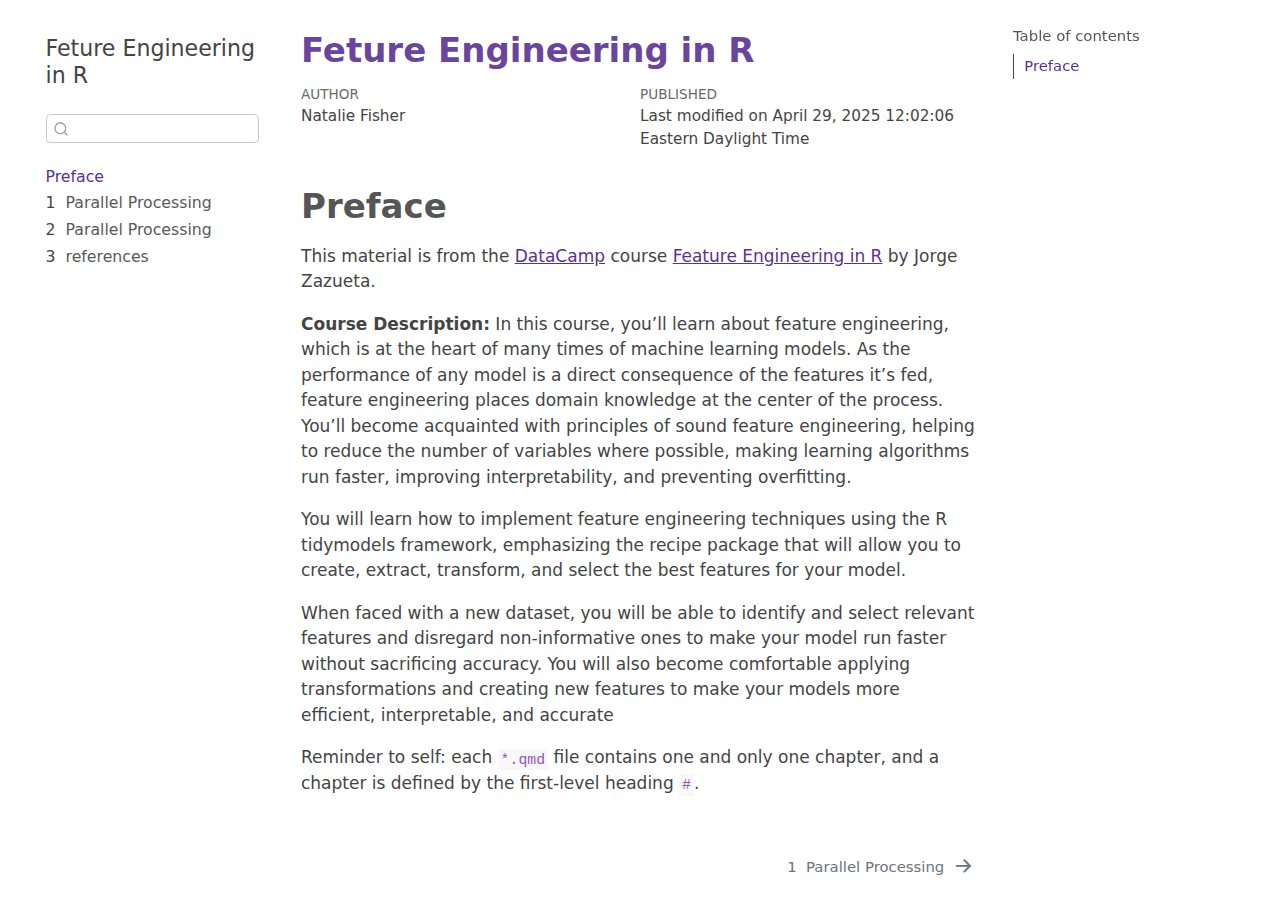
<file: _book/index.html>
<!DOCTYPE html>
<html xmlns="http://www.w3.org/1999/xhtml" lang="en" xml:lang="en"><head>

<meta charset="utf-8">
<meta name="generator" content="quarto-1.3.433">

<meta name="viewport" content="width=device-width, initial-scale=1.0, user-scalable=yes">

<meta name="author" content="Natalie Fisher">

<title>Feture Engineering in R</title>
<style>
code{white-space: pre-wrap;}
span.smallcaps{font-variant: small-caps;}
div.columns{display: flex; gap: min(4vw, 1.5em);}
div.column{flex: auto; overflow-x: auto;}
div.hanging-indent{margin-left: 1.5em; text-indent: -1.5em;}
ul.task-list{list-style: none;}
ul.task-list li input[type="checkbox"] {
  width: 0.8em;
  margin: 0 0.8em 0.2em -1em; /* quarto-specific, see https://github.com/quarto-dev/quarto-cli/issues/4556 */ 
  vertical-align: middle;
}
</style>


<script src="site_libs/quarto-nav/quarto-nav.js"></script>
<script src="site_libs/quarto-nav/headroom.min.js"></script>
<script src="site_libs/clipboard/clipboard.min.js"></script>
<script src="site_libs/quarto-search/autocomplete.umd.js"></script>
<script src="site_libs/quarto-search/fuse.min.js"></script>
<script src="site_libs/quarto-search/quarto-search.js"></script>
<meta name="quarto:offset" content="./">
<link href="./01-FE.html" rel="next">
<script src="site_libs/quarto-html/quarto.js"></script>
<script src="site_libs/quarto-html/popper.min.js"></script>
<script src="site_libs/quarto-html/tippy.umd.min.js"></script>
<script src="site_libs/quarto-html/anchor.min.js"></script>
<link href="site_libs/quarto-html/tippy.css" rel="stylesheet">
<link href="site_libs/quarto-html/quarto-syntax-highlighting.css" rel="stylesheet" id="quarto-text-highlighting-styles">
<script src="site_libs/bootstrap/bootstrap.min.js"></script>
<link href="site_libs/bootstrap/bootstrap-icons.css" rel="stylesheet">
<link href="site_libs/bootstrap/bootstrap.min.css" rel="stylesheet" id="quarto-bootstrap" data-mode="light">
<script id="quarto-search-options" type="application/json">{
  "location": "sidebar",
  "copy-button": false,
  "collapse-after": 3,
  "panel-placement": "start",
  "type": "textbox",
  "limit": 20,
  "language": {
    "search-no-results-text": "No results",
    "search-matching-documents-text": "matching documents",
    "search-copy-link-title": "Copy link to search",
    "search-hide-matches-text": "Hide additional matches",
    "search-more-match-text": "more match in this document",
    "search-more-matches-text": "more matches in this document",
    "search-clear-button-title": "Clear",
    "search-detached-cancel-button-title": "Cancel",
    "search-submit-button-title": "Submit",
    "search-label": "Search"
  }
}</script>


</head>

<body class="nav-sidebar floating">

<div id="quarto-search-results"></div>
  <header id="quarto-header" class="headroom fixed-top">
  <nav class="quarto-secondary-nav">
    <div class="container-fluid d-flex">
      <button type="button" class="quarto-btn-toggle btn" data-bs-toggle="collapse" data-bs-target="#quarto-sidebar,#quarto-sidebar-glass" aria-controls="quarto-sidebar" aria-expanded="false" aria-label="Toggle sidebar navigation" onclick="if (window.quartoToggleHeadroom) { window.quartoToggleHeadroom(); }">
        <i class="bi bi-layout-text-sidebar-reverse"></i>
      </button>
      <nav class="quarto-page-breadcrumbs" aria-label="breadcrumb"><ol class="breadcrumb"><li class="breadcrumb-item"><a href="./index.html">Preface</a></li></ol></nav>
      <a class="flex-grow-1" role="button" data-bs-toggle="collapse" data-bs-target="#quarto-sidebar,#quarto-sidebar-glass" aria-controls="quarto-sidebar" aria-expanded="false" aria-label="Toggle sidebar navigation" onclick="if (window.quartoToggleHeadroom) { window.quartoToggleHeadroom(); }">      
      </a>
      <button type="button" class="btn quarto-search-button" aria-label="" onclick="window.quartoOpenSearch();">
        <i class="bi bi-search"></i>
      </button>
    </div>
  </nav>
</header>
<!-- content -->
<div id="quarto-content" class="quarto-container page-columns page-rows-contents page-layout-article">
<!-- sidebar -->
  <nav id="quarto-sidebar" class="sidebar collapse collapse-horizontal sidebar-navigation floating overflow-auto">
    <div class="pt-lg-2 mt-2 text-left sidebar-header">
    <div class="sidebar-title mb-0 py-0">
      <a href="./"></a><a href="https://campus.datacamp.com/courses/feature-engineering-in-r/introducing-feature-engineering?ex=1">Feture Engineering in R</a> 
    </div>
      </div>
        <div class="mt-2 flex-shrink-0 align-items-center">
        <div class="sidebar-search">
        <div id="quarto-search" class="" title="Search"></div>
        </div>
        </div>
    <div class="sidebar-menu-container"> 
    <ul class="list-unstyled mt-1">
        <li class="sidebar-item">
  <div class="sidebar-item-container"> 
  <a href="./index.html" class="sidebar-item-text sidebar-link active">
 <span class="menu-text">Preface</span></a>
  </div>
</li>
        <li class="sidebar-item">
  <div class="sidebar-item-container"> 
  <a href="./01-FE.html" class="sidebar-item-text sidebar-link">
 <span class="menu-text"><span class="chapter-number">1</span>&nbsp; <span class="chapter-title">Parallel Processing</span></span></a>
  </div>
</li>
        <li class="sidebar-item">
  <div class="sidebar-item-container"> 
  <a href="./02-FE.html" class="sidebar-item-text sidebar-link">
 <span class="menu-text"><span class="chapter-number">2</span>&nbsp; <span class="chapter-title">Parallel Processing</span></span></a>
  </div>
</li>
        <li class="sidebar-item">
  <div class="sidebar-item-container"> 
  <a href="./references.html" class="sidebar-item-text sidebar-link">
 <span class="menu-text"><span class="chapter-number">3</span>&nbsp; <span class="chapter-title">references</span></span></a>
  </div>
</li>
    </ul>
    </div>
</nav>
<div id="quarto-sidebar-glass" data-bs-toggle="collapse" data-bs-target="#quarto-sidebar,#quarto-sidebar-glass"></div>
<!-- margin-sidebar -->
    <div id="quarto-margin-sidebar" class="sidebar margin-sidebar">
        <nav id="TOC" role="doc-toc" class="toc-active">
    <h2 id="toc-title">Table of contents</h2>
   
  <ul>
  <li><a href="#preface" id="toc-preface" class="nav-link active" data-scroll-target="#preface">Preface</a></li>
  </ul>
</nav>
    </div>
<!-- main -->
<main class="content" id="quarto-document-content">

<header id="title-block-header" class="quarto-title-block default">
<div class="quarto-title">
<h1 class="title"><a href="https://campus.datacamp.com/courses/feature-engineering-in-r/introducing-feature-engineering?ex=1">Feture Engineering in R</a></h1>
</div>



<div class="quarto-title-meta">

    <div>
    <div class="quarto-title-meta-heading">Author</div>
    <div class="quarto-title-meta-contents">
             <p><a href="your url here">Natalie Fisher</a> </p>
          </div>
  </div>
    
    <div>
    <div class="quarto-title-meta-heading">Published</div>
    <div class="quarto-title-meta-contents">
      <p class="date">Last modified on April 29, 2025 12:02:06 Eastern Daylight Time</p>
    </div>
  </div>
  
    
  </div>
  

</header>

<section id="preface" class="level1 unnumbered">
<h1 class="unnumbered">Preface</h1>
<p>This material is from the <a href="https://www.datacamp.com">DataCamp</a> course <a href="https://app.datacamp.com/learn/courses/feature-engineering-in-r">Feature Engineering in R</a> by Jorge Zazueta.</p>
<p><strong>Course Description:</strong> In this course, you’ll learn about feature engineering, which is at the heart of many times of machine learning models. As the performance of any model is a direct consequence of the features it’s fed, feature engineering places domain knowledge at the center of the process. You’ll become acquainted with principles of sound feature engineering, helping to reduce the number of variables where possible, making learning algorithms run faster, improving interpretability, and preventing overfitting.</p>
<p>You will learn how to implement feature engineering techniques using the R tidymodels framework, emphasizing the recipe package that will allow you to create, extract, transform, and select the best features for your model.</p>
<p>When faced with a new dataset, you will be able to identify and select relevant features and disregard non-informative ones to make your model run faster without sacrificing accuracy. You will also become comfortable applying transformations and creating new features to make your models more efficient, interpretable, and accurate</p>
<p>Reminder to self: each <code>*.qmd</code> file contains one and only one chapter, and a chapter is defined by the first-level heading <code>#</code>.</p>


</section>

</main> <!-- /main -->
<script id="quarto-html-after-body" type="application/javascript">
window.document.addEventListener("DOMContentLoaded", function (event) {
  const toggleBodyColorMode = (bsSheetEl) => {
    const mode = bsSheetEl.getAttribute("data-mode");
    const bodyEl = window.document.querySelector("body");
    if (mode === "dark") {
      bodyEl.classList.add("quarto-dark");
      bodyEl.classList.remove("quarto-light");
    } else {
      bodyEl.classList.add("quarto-light");
      bodyEl.classList.remove("quarto-dark");
    }
  }
  const toggleBodyColorPrimary = () => {
    const bsSheetEl = window.document.querySelector("link#quarto-bootstrap");
    if (bsSheetEl) {
      toggleBodyColorMode(bsSheetEl);
    }
  }
  toggleBodyColorPrimary();  
  const icon = "";
  const anchorJS = new window.AnchorJS();
  anchorJS.options = {
    placement: 'right',
    icon: icon
  };
  anchorJS.add('.anchored');
  const isCodeAnnotation = (el) => {
    for (const clz of el.classList) {
      if (clz.startsWith('code-annotation-')) {                     
        return true;
      }
    }
    return false;
  }
  const clipboard = new window.ClipboardJS('.code-copy-button', {
    text: function(trigger) {
      const codeEl = trigger.previousElementSibling.cloneNode(true);
      for (const childEl of codeEl.children) {
        if (isCodeAnnotation(childEl)) {
          childEl.remove();
        }
      }
      return codeEl.innerText;
    }
  });
  clipboard.on('success', function(e) {
    // button target
    const button = e.trigger;
    // don't keep focus
    button.blur();
    // flash "checked"
    button.classList.add('code-copy-button-checked');
    var currentTitle = button.getAttribute("title");
    button.setAttribute("title", "Copied!");
    let tooltip;
    if (window.bootstrap) {
      button.setAttribute("data-bs-toggle", "tooltip");
      button.setAttribute("data-bs-placement", "left");
      button.setAttribute("data-bs-title", "Copied!");
      tooltip = new bootstrap.Tooltip(button, 
        { trigger: "manual", 
          customClass: "code-copy-button-tooltip",
          offset: [0, -8]});
      tooltip.show();    
    }
    setTimeout(function() {
      if (tooltip) {
        tooltip.hide();
        button.removeAttribute("data-bs-title");
        button.removeAttribute("data-bs-toggle");
        button.removeAttribute("data-bs-placement");
      }
      button.setAttribute("title", currentTitle);
      button.classList.remove('code-copy-button-checked');
    }, 1000);
    // clear code selection
    e.clearSelection();
  });
  function tippyHover(el, contentFn) {
    const config = {
      allowHTML: true,
      content: contentFn,
      maxWidth: 500,
      delay: 100,
      arrow: false,
      appendTo: function(el) {
          return el.parentElement;
      },
      interactive: true,
      interactiveBorder: 10,
      theme: 'quarto',
      placement: 'bottom-start'
    };
    window.tippy(el, config); 
  }
  const noterefs = window.document.querySelectorAll('a[role="doc-noteref"]');
  for (var i=0; i<noterefs.length; i++) {
    const ref = noterefs[i];
    tippyHover(ref, function() {
      // use id or data attribute instead here
      let href = ref.getAttribute('data-footnote-href') || ref.getAttribute('href');
      try { href = new URL(href).hash; } catch {}
      const id = href.replace(/^#\/?/, "");
      const note = window.document.getElementById(id);
      return note.innerHTML;
    });
  }
      let selectedAnnoteEl;
      const selectorForAnnotation = ( cell, annotation) => {
        let cellAttr = 'data-code-cell="' + cell + '"';
        let lineAttr = 'data-code-annotation="' +  annotation + '"';
        const selector = 'span[' + cellAttr + '][' + lineAttr + ']';
        return selector;
      }
      const selectCodeLines = (annoteEl) => {
        const doc = window.document;
        const targetCell = annoteEl.getAttribute("data-target-cell");
        const targetAnnotation = annoteEl.getAttribute("data-target-annotation");
        const annoteSpan = window.document.querySelector(selectorForAnnotation(targetCell, targetAnnotation));
        const lines = annoteSpan.getAttribute("data-code-lines").split(",");
        const lineIds = lines.map((line) => {
          return targetCell + "-" + line;
        })
        let top = null;
        let height = null;
        let parent = null;
        if (lineIds.length > 0) {
            //compute the position of the single el (top and bottom and make a div)
            const el = window.document.getElementById(lineIds[0]);
            top = el.offsetTop;
            height = el.offsetHeight;
            parent = el.parentElement.parentElement;
          if (lineIds.length > 1) {
            const lastEl = window.document.getElementById(lineIds[lineIds.length - 1]);
            const bottom = lastEl.offsetTop + lastEl.offsetHeight;
            height = bottom - top;
          }
          if (top !== null && height !== null && parent !== null) {
            // cook up a div (if necessary) and position it 
            let div = window.document.getElementById("code-annotation-line-highlight");
            if (div === null) {
              div = window.document.createElement("div");
              div.setAttribute("id", "code-annotation-line-highlight");
              div.style.position = 'absolute';
              parent.appendChild(div);
            }
            div.style.top = top - 2 + "px";
            div.style.height = height + 4 + "px";
            let gutterDiv = window.document.getElementById("code-annotation-line-highlight-gutter");
            if (gutterDiv === null) {
              gutterDiv = window.document.createElement("div");
              gutterDiv.setAttribute("id", "code-annotation-line-highlight-gutter");
              gutterDiv.style.position = 'absolute';
              const codeCell = window.document.getElementById(targetCell);
              const gutter = codeCell.querySelector('.code-annotation-gutter');
              gutter.appendChild(gutterDiv);
            }
            gutterDiv.style.top = top - 2 + "px";
            gutterDiv.style.height = height + 4 + "px";
          }
          selectedAnnoteEl = annoteEl;
        }
      };
      const unselectCodeLines = () => {
        const elementsIds = ["code-annotation-line-highlight", "code-annotation-line-highlight-gutter"];
        elementsIds.forEach((elId) => {
          const div = window.document.getElementById(elId);
          if (div) {
            div.remove();
          }
        });
        selectedAnnoteEl = undefined;
      };
      // Attach click handler to the DT
      const annoteDls = window.document.querySelectorAll('dt[data-target-cell]');
      for (const annoteDlNode of annoteDls) {
        annoteDlNode.addEventListener('click', (event) => {
          const clickedEl = event.target;
          if (clickedEl !== selectedAnnoteEl) {
            unselectCodeLines();
            const activeEl = window.document.querySelector('dt[data-target-cell].code-annotation-active');
            if (activeEl) {
              activeEl.classList.remove('code-annotation-active');
            }
            selectCodeLines(clickedEl);
            clickedEl.classList.add('code-annotation-active');
          } else {
            // Unselect the line
            unselectCodeLines();
            clickedEl.classList.remove('code-annotation-active');
          }
        });
      }
  const findCites = (el) => {
    const parentEl = el.parentElement;
    if (parentEl) {
      const cites = parentEl.dataset.cites;
      if (cites) {
        return {
          el,
          cites: cites.split(' ')
        };
      } else {
        return findCites(el.parentElement)
      }
    } else {
      return undefined;
    }
  };
  var bibliorefs = window.document.querySelectorAll('a[role="doc-biblioref"]');
  for (var i=0; i<bibliorefs.length; i++) {
    const ref = bibliorefs[i];
    const citeInfo = findCites(ref);
    if (citeInfo) {
      tippyHover(citeInfo.el, function() {
        var popup = window.document.createElement('div');
        citeInfo.cites.forEach(function(cite) {
          var citeDiv = window.document.createElement('div');
          citeDiv.classList.add('hanging-indent');
          citeDiv.classList.add('csl-entry');
          var biblioDiv = window.document.getElementById('ref-' + cite);
          if (biblioDiv) {
            citeDiv.innerHTML = biblioDiv.innerHTML;
          }
          popup.appendChild(citeDiv);
        });
        return popup.innerHTML;
      });
    }
  }
});
</script>
<nav class="page-navigation">
  <div class="nav-page nav-page-previous">
  </div>
  <div class="nav-page nav-page-next">
      <a href="./01-FE.html" class="pagination-link">
        <span class="nav-page-text"><span class="chapter-number">1</span>&nbsp; <span class="chapter-title">Parallel Processing</span></span> <i class="bi bi-arrow-right-short"></i>
      </a>
  </div>
</nav>
</div> <!-- /content -->



</body></html>
</file>
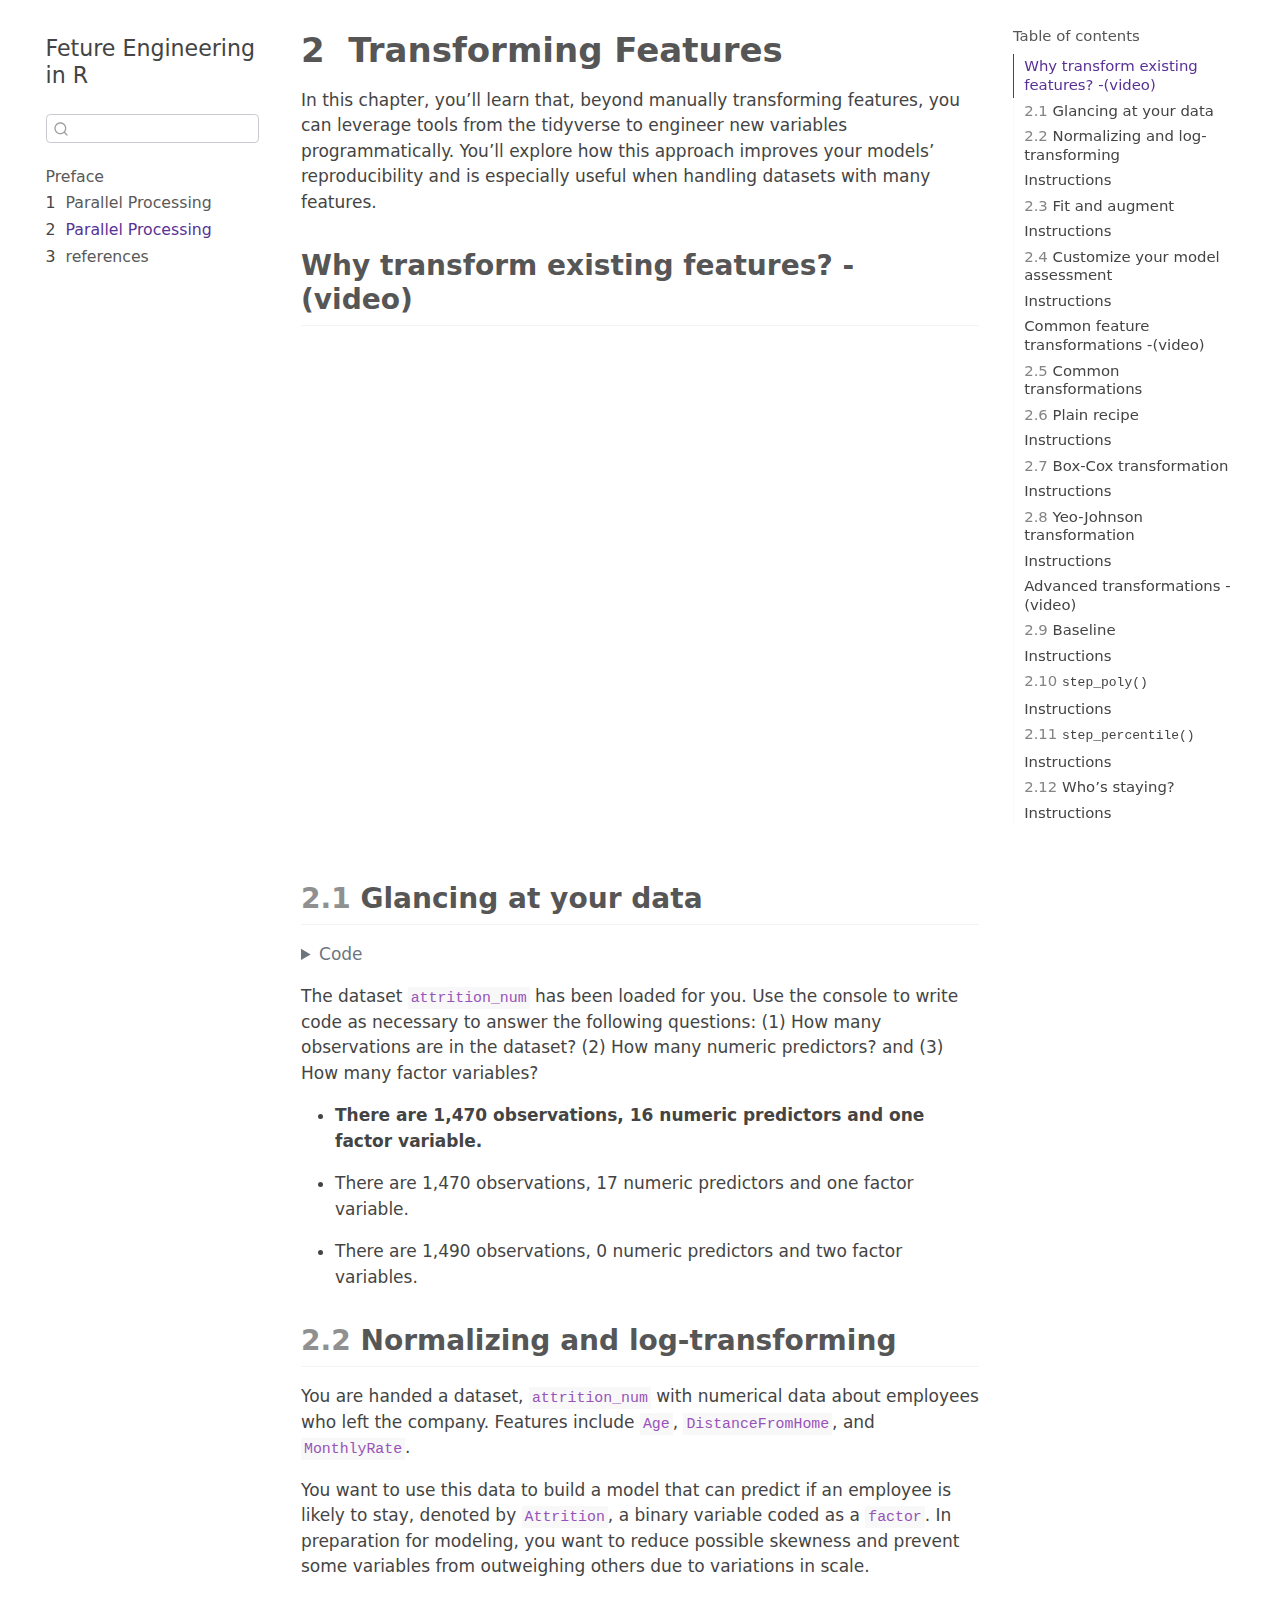
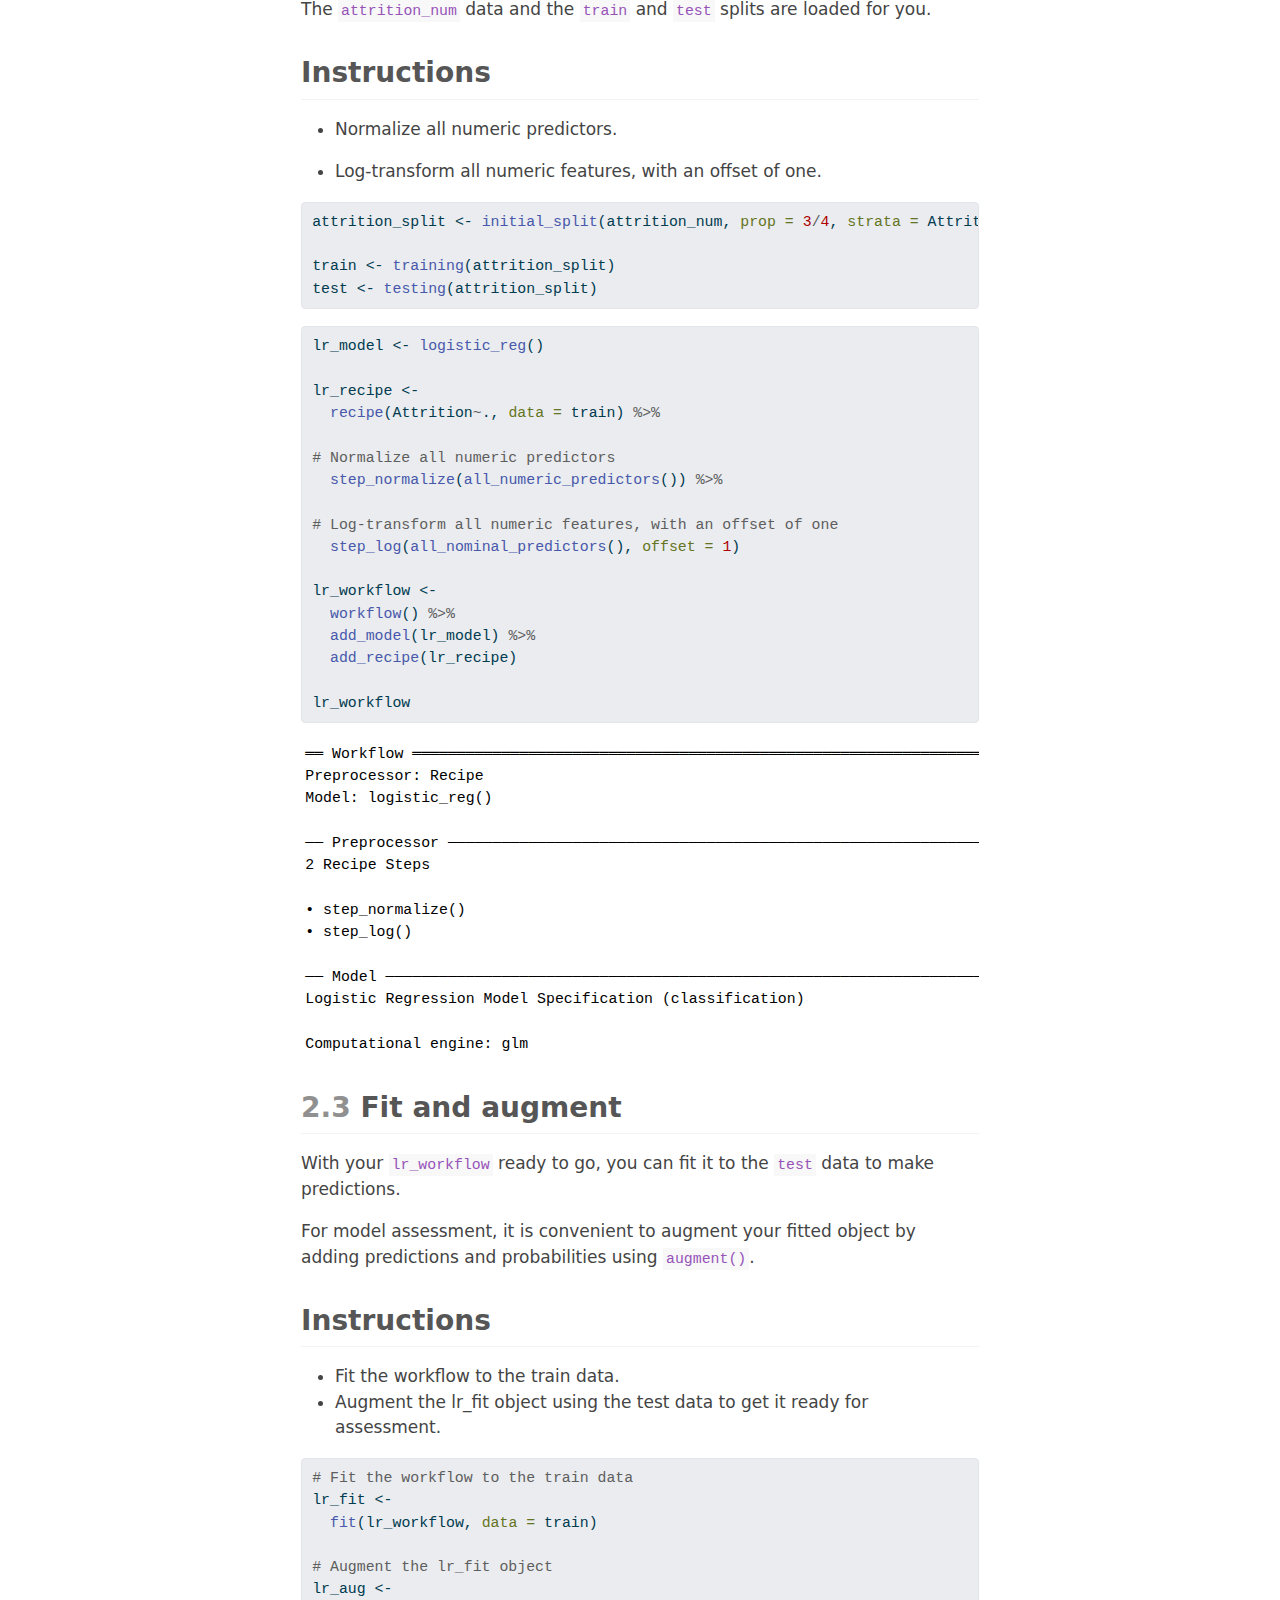
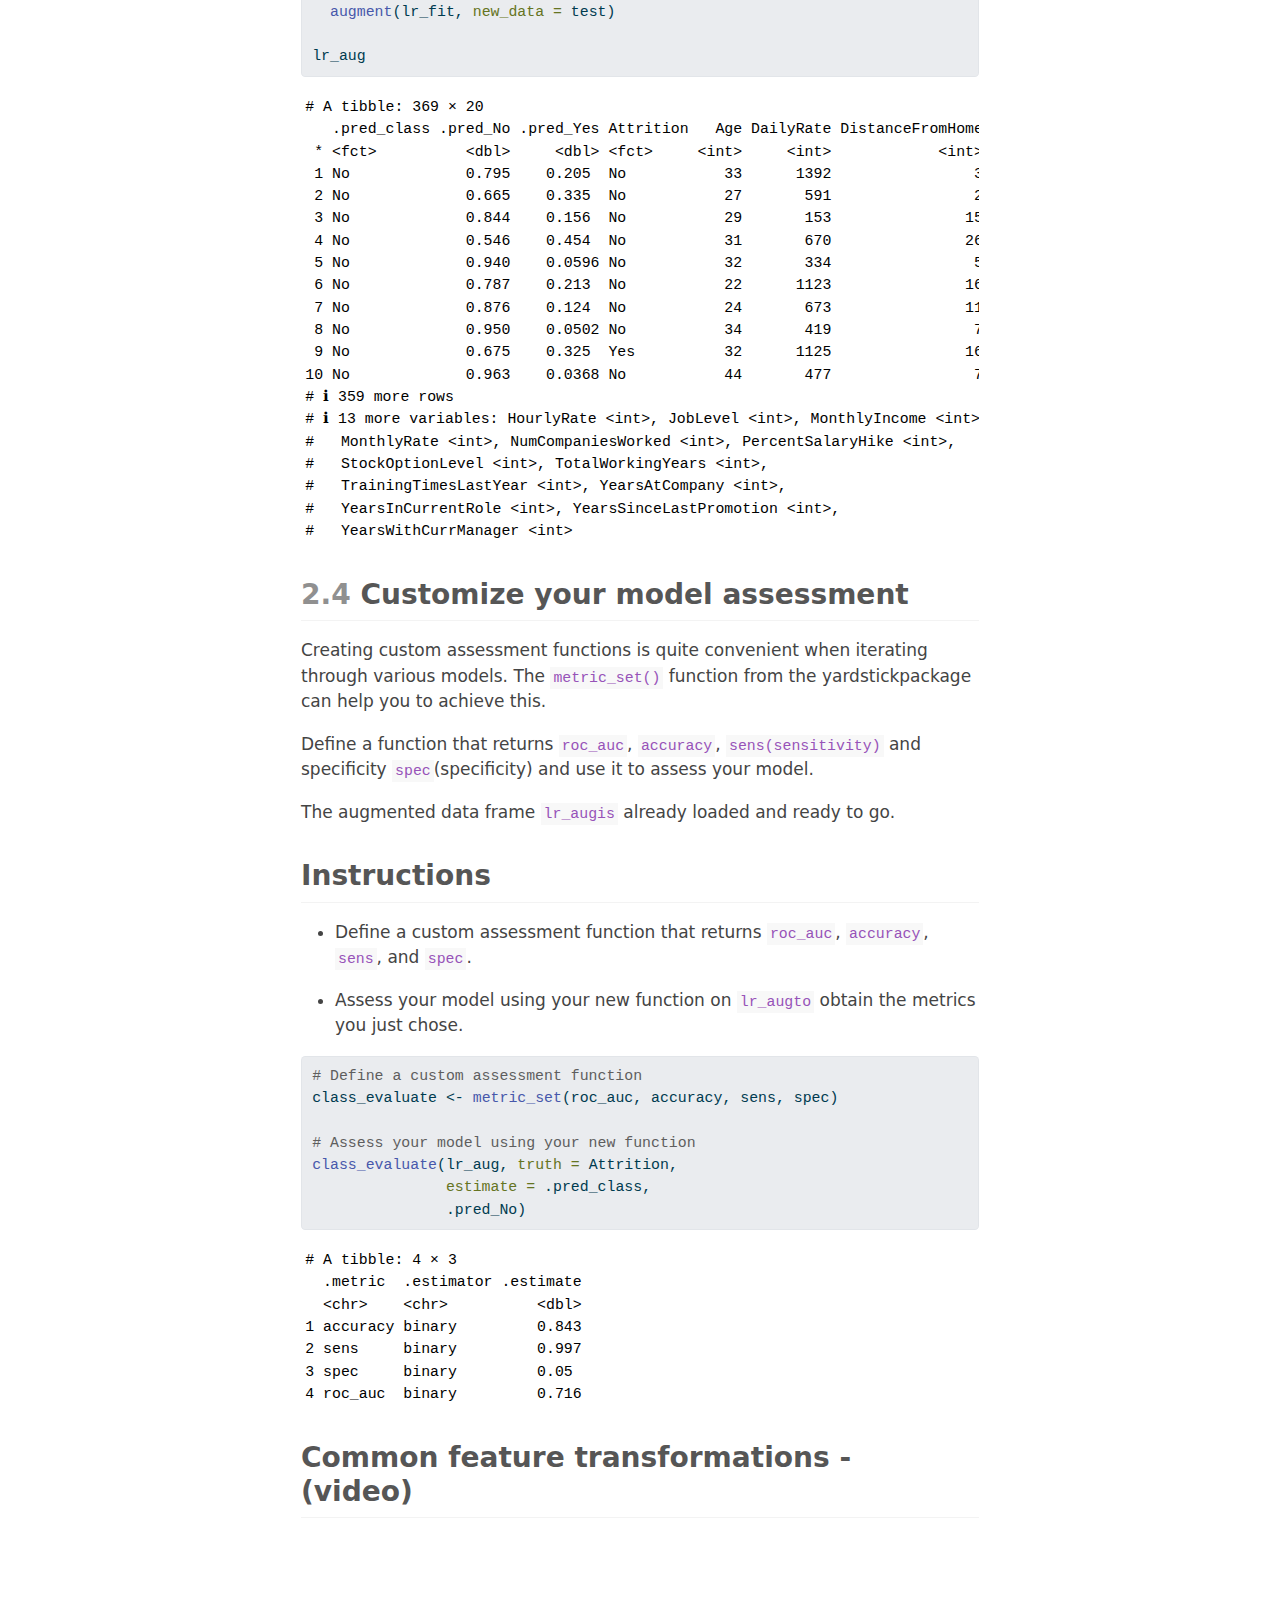
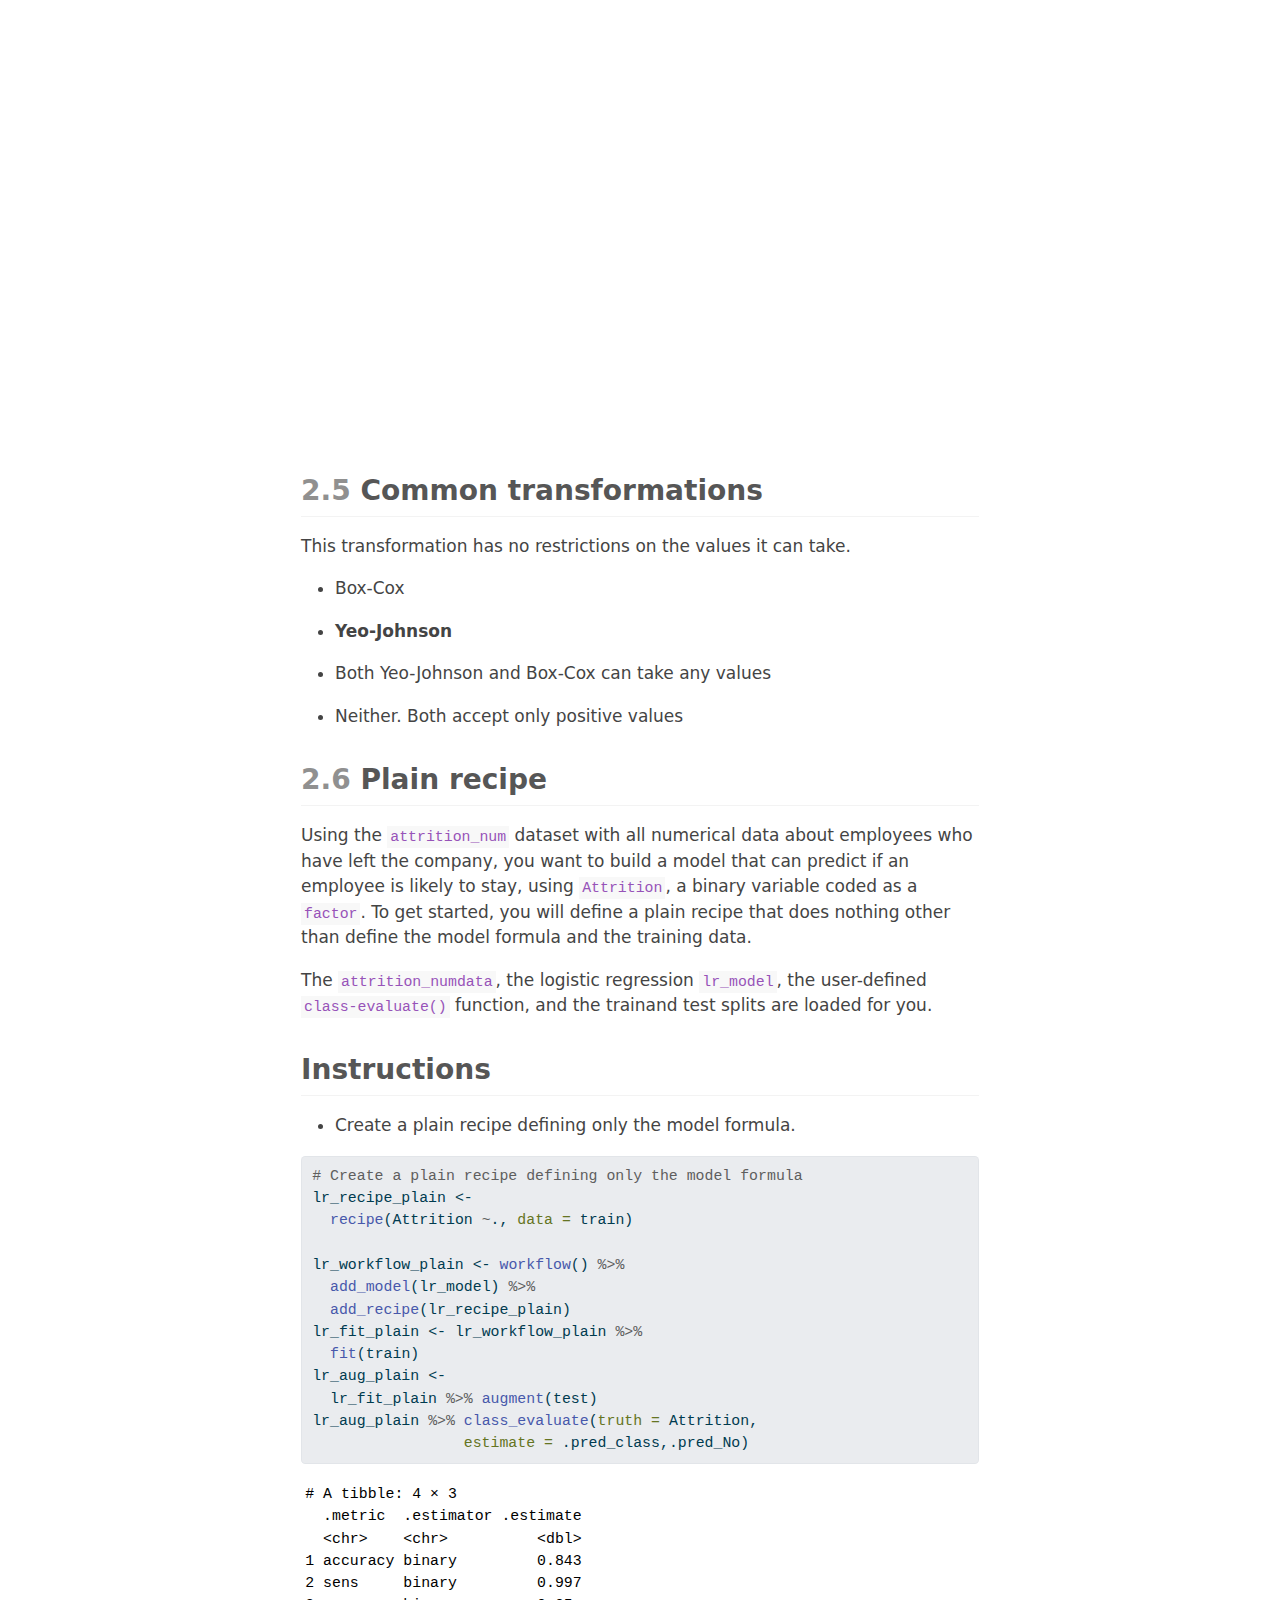
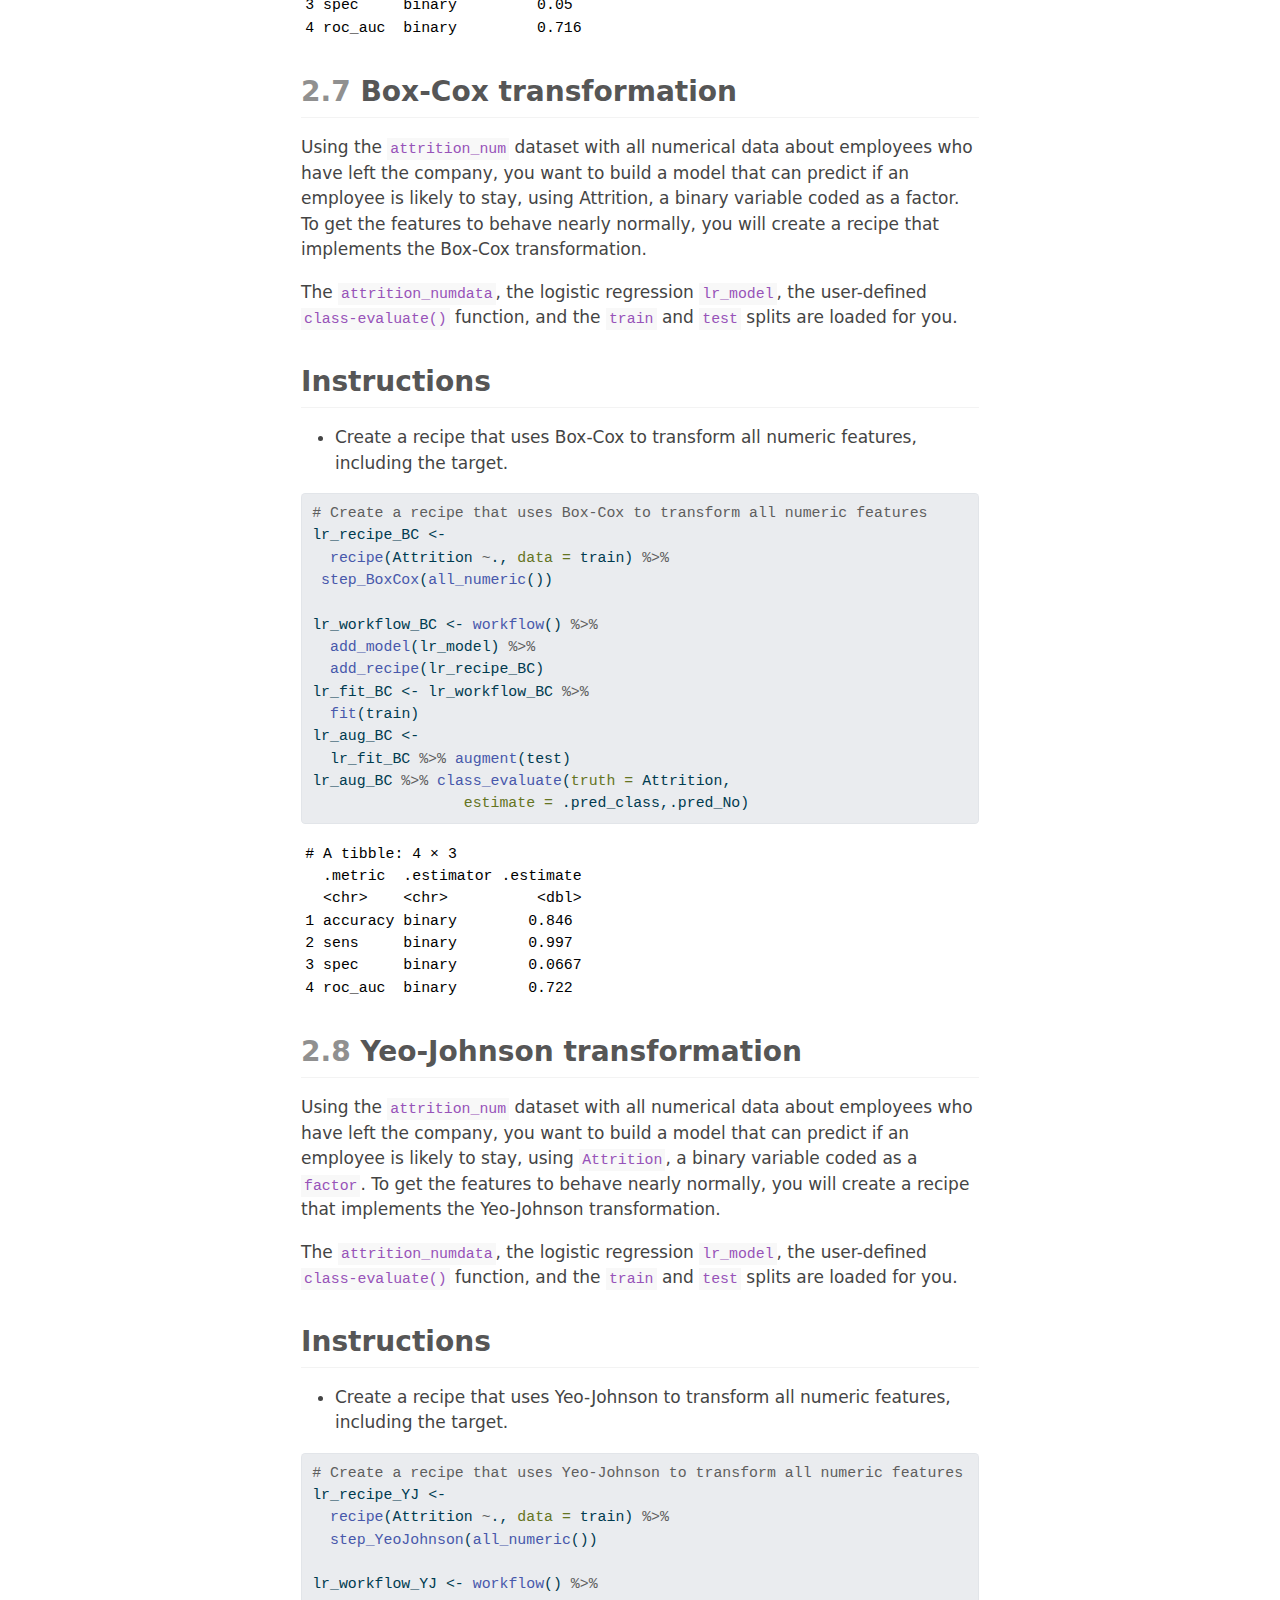
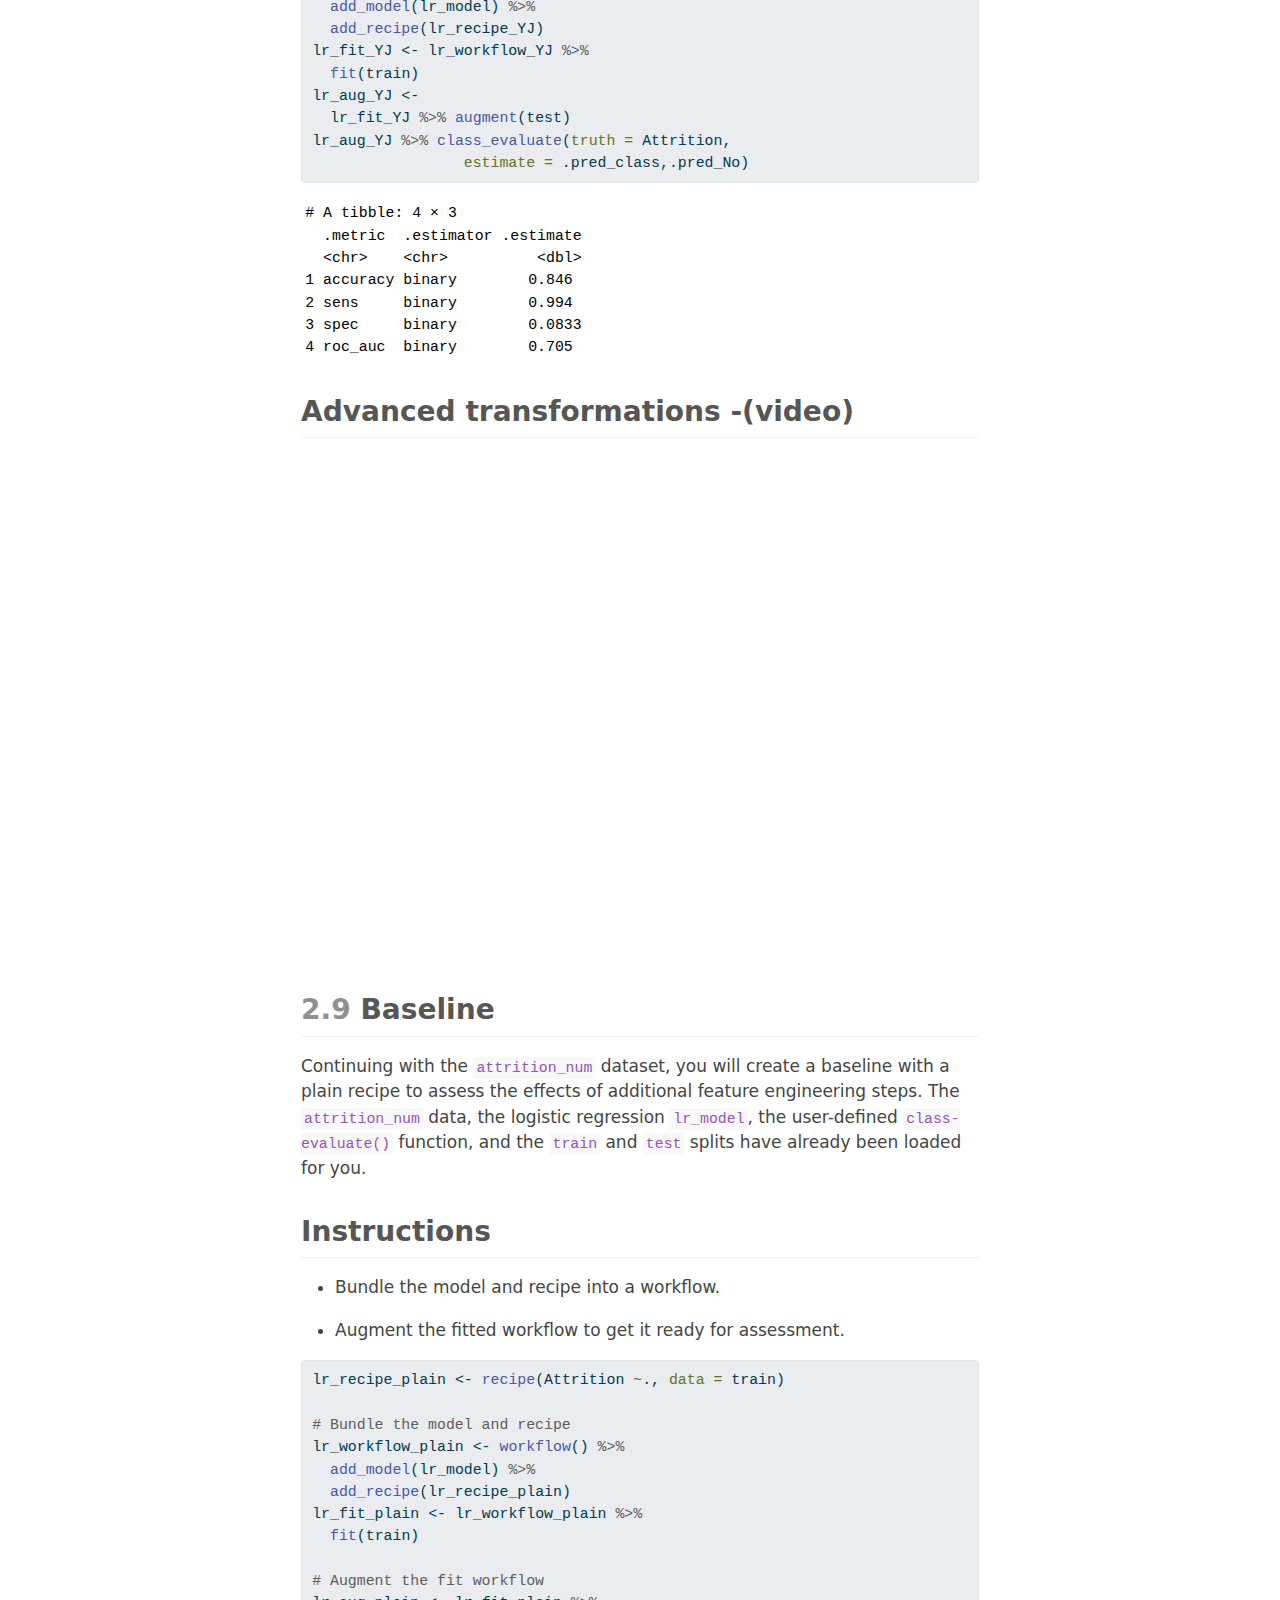
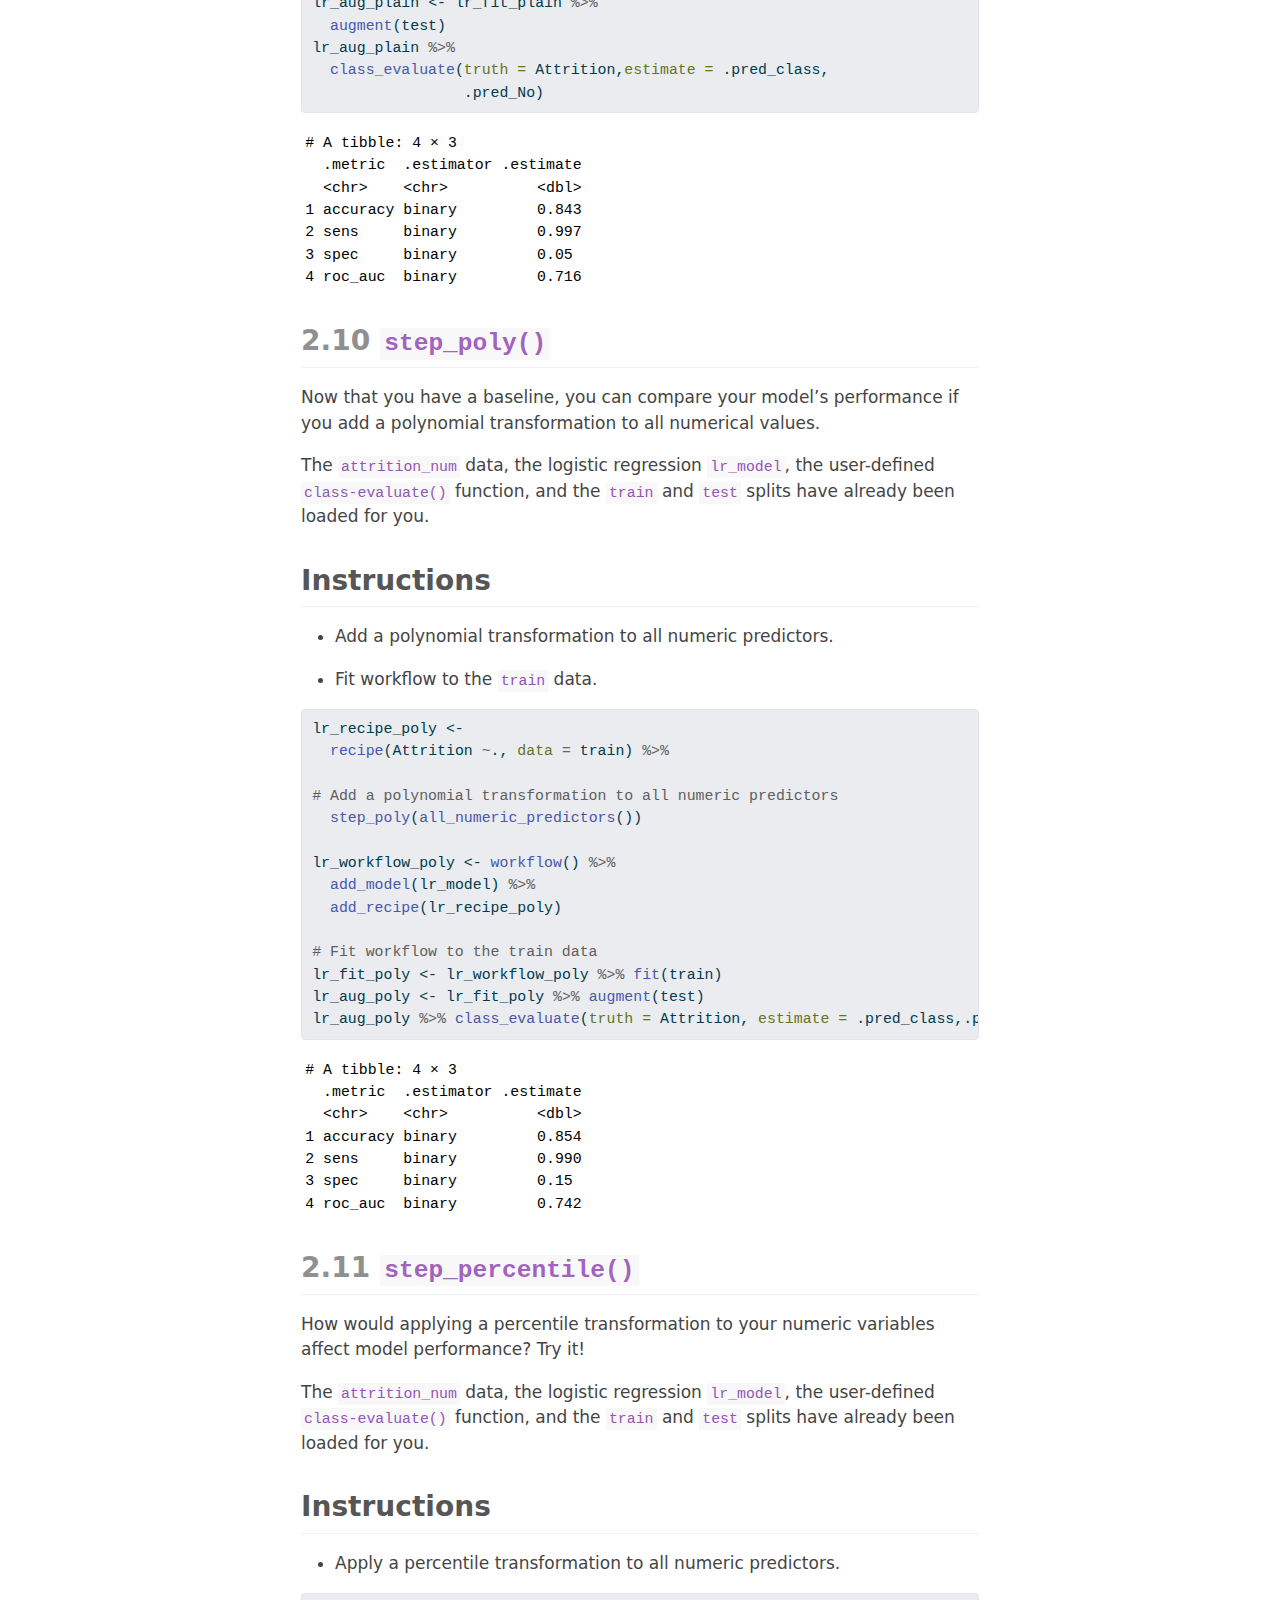
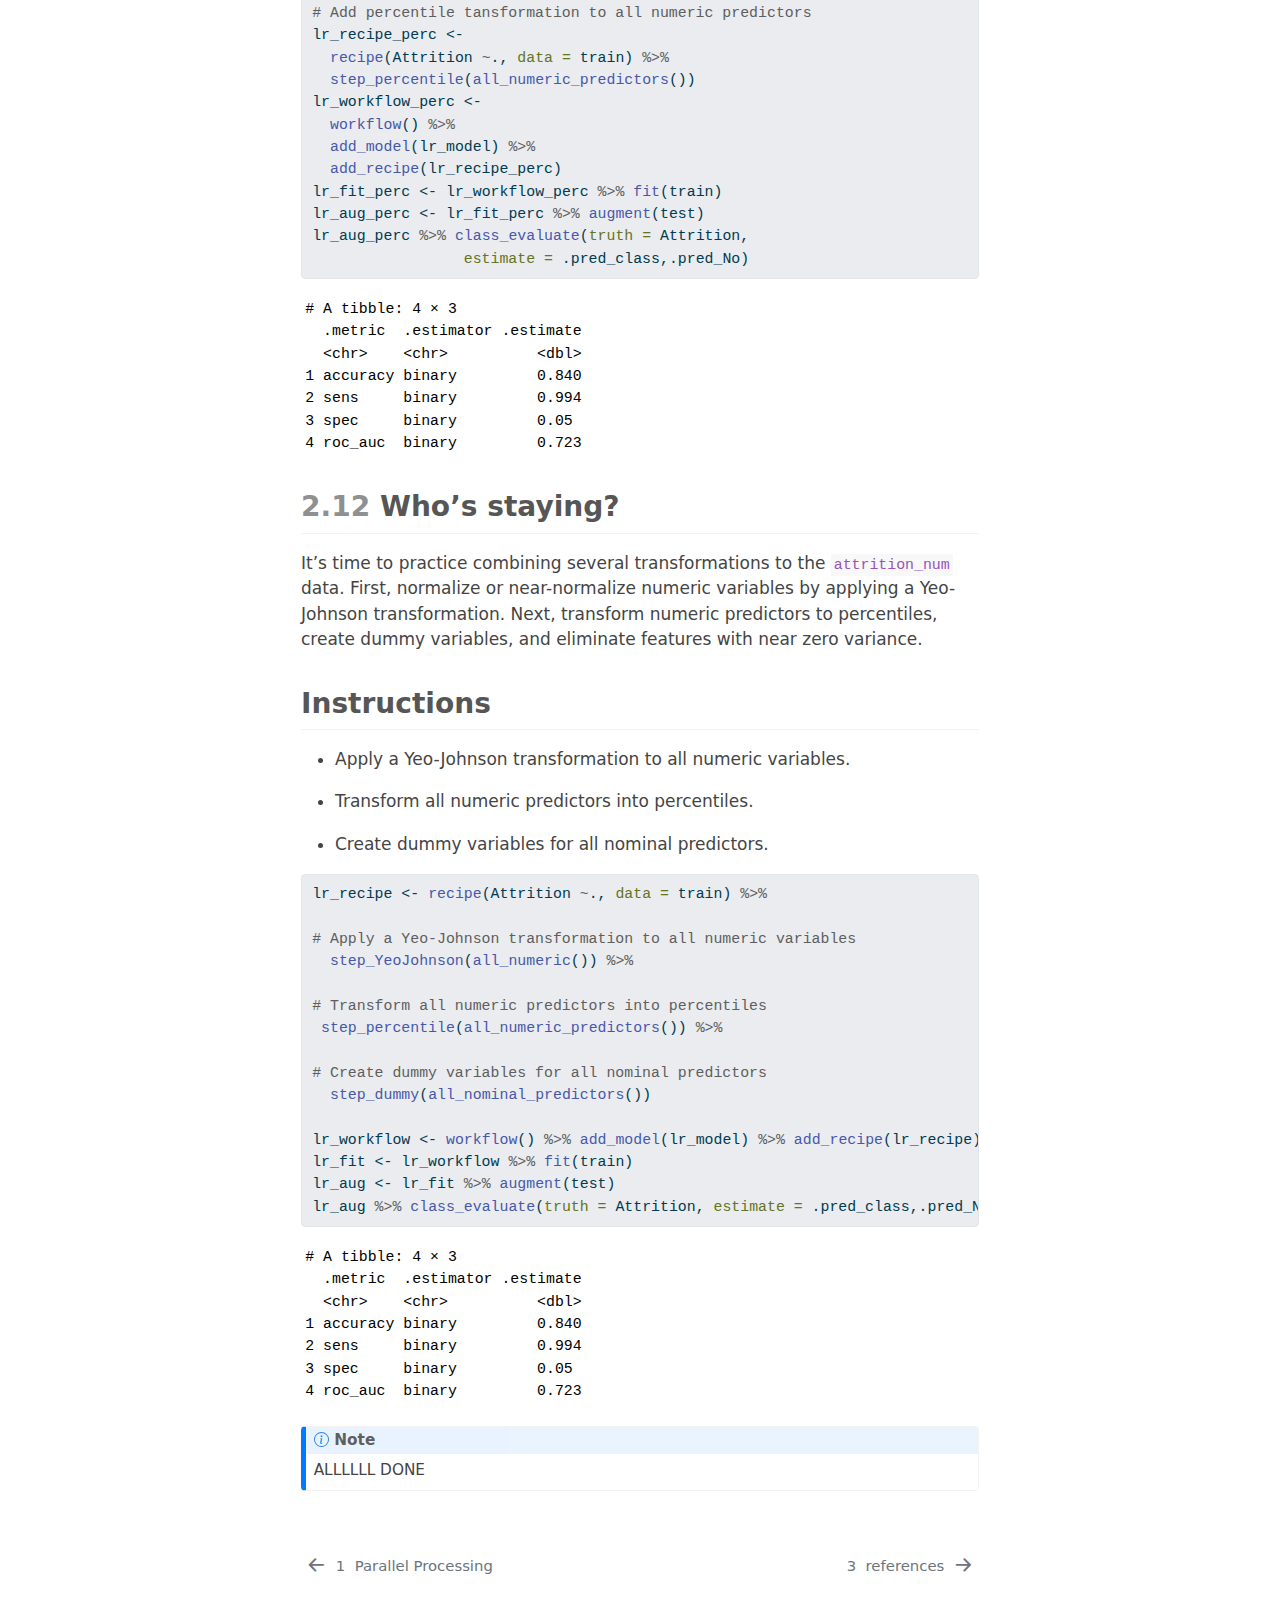
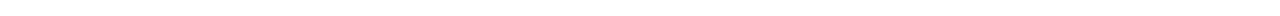
<file: _book/02-FE.html>
<!DOCTYPE html>
<html xmlns="http://www.w3.org/1999/xhtml" lang="en" xml:lang="en"><head>

<meta charset="utf-8">
<meta name="generator" content="quarto-1.3.433">

<meta name="viewport" content="width=device-width, initial-scale=1.0, user-scalable=yes">


<title>Feture Engineering in R - 2&nbsp; Transforming Features</title>
<style>
code{white-space: pre-wrap;}
span.smallcaps{font-variant: small-caps;}
div.columns{display: flex; gap: min(4vw, 1.5em);}
div.column{flex: auto; overflow-x: auto;}
div.hanging-indent{margin-left: 1.5em; text-indent: -1.5em;}
ul.task-list{list-style: none;}
ul.task-list li input[type="checkbox"] {
  width: 0.8em;
  margin: 0 0.8em 0.2em -1em; /* quarto-specific, see https://github.com/quarto-dev/quarto-cli/issues/4556 */ 
  vertical-align: middle;
}
/* CSS for syntax highlighting */
pre > code.sourceCode { white-space: pre; position: relative; }
pre > code.sourceCode > span { display: inline-block; line-height: 1.25; }
pre > code.sourceCode > span:empty { height: 1.2em; }
.sourceCode { overflow: visible; }
code.sourceCode > span { color: inherit; text-decoration: inherit; }
div.sourceCode { margin: 1em 0; }
pre.sourceCode { margin: 0; }
@media screen {
div.sourceCode { overflow: auto; }
}
@media print {
pre > code.sourceCode { white-space: pre-wrap; }
pre > code.sourceCode > span { text-indent: -5em; padding-left: 5em; }
}
pre.numberSource code
  { counter-reset: source-line 0; }
pre.numberSource code > span
  { position: relative; left: -4em; counter-increment: source-line; }
pre.numberSource code > span > a:first-child::before
  { content: counter(source-line);
    position: relative; left: -1em; text-align: right; vertical-align: baseline;
    border: none; display: inline-block;
    -webkit-touch-callout: none; -webkit-user-select: none;
    -khtml-user-select: none; -moz-user-select: none;
    -ms-user-select: none; user-select: none;
    padding: 0 4px; width: 4em;
  }
pre.numberSource { margin-left: 3em;  padding-left: 4px; }
div.sourceCode
  {   }
@media screen {
pre > code.sourceCode > span > a:first-child::before { text-decoration: underline; }
}
</style>


<script src="site_libs/quarto-nav/quarto-nav.js"></script>
<script src="site_libs/quarto-nav/headroom.min.js"></script>
<script src="site_libs/clipboard/clipboard.min.js"></script>
<script src="site_libs/quarto-search/autocomplete.umd.js"></script>
<script src="site_libs/quarto-search/fuse.min.js"></script>
<script src="site_libs/quarto-search/quarto-search.js"></script>
<meta name="quarto:offset" content="./">
<link href="./references.html" rel="next">
<link href="./01-FE.html" rel="prev">
<script src="site_libs/quarto-html/quarto.js"></script>
<script src="site_libs/quarto-html/popper.min.js"></script>
<script src="site_libs/quarto-html/tippy.umd.min.js"></script>
<script src="site_libs/quarto-html/anchor.min.js"></script>
<link href="site_libs/quarto-html/tippy.css" rel="stylesheet">
<link href="site_libs/quarto-html/quarto-syntax-highlighting.css" rel="stylesheet" id="quarto-text-highlighting-styles">
<script src="site_libs/bootstrap/bootstrap.min.js"></script>
<link href="site_libs/bootstrap/bootstrap-icons.css" rel="stylesheet">
<link href="site_libs/bootstrap/bootstrap.min.css" rel="stylesheet" id="quarto-bootstrap" data-mode="light">
<script id="quarto-search-options" type="application/json">{
  "location": "sidebar",
  "copy-button": false,
  "collapse-after": 3,
  "panel-placement": "start",
  "type": "textbox",
  "limit": 20,
  "language": {
    "search-no-results-text": "No results",
    "search-matching-documents-text": "matching documents",
    "search-copy-link-title": "Copy link to search",
    "search-hide-matches-text": "Hide additional matches",
    "search-more-match-text": "more match in this document",
    "search-more-matches-text": "more matches in this document",
    "search-clear-button-title": "Clear",
    "search-detached-cancel-button-title": "Cancel",
    "search-submit-button-title": "Submit",
    "search-label": "Search"
  }
}</script>


</head>

<body class="nav-sidebar floating">

<div id="quarto-search-results"></div>
  <header id="quarto-header" class="headroom fixed-top">
  <nav class="quarto-secondary-nav">
    <div class="container-fluid d-flex">
      <button type="button" class="quarto-btn-toggle btn" data-bs-toggle="collapse" data-bs-target="#quarto-sidebar,#quarto-sidebar-glass" aria-controls="quarto-sidebar" aria-expanded="false" aria-label="Toggle sidebar navigation" onclick="if (window.quartoToggleHeadroom) { window.quartoToggleHeadroom(); }">
        <i class="bi bi-layout-text-sidebar-reverse"></i>
      </button>
      <nav class="quarto-page-breadcrumbs" aria-label="breadcrumb"><ol class="breadcrumb"><li class="breadcrumb-item"><a href="./02-FE.html"><span class="chapter-number">2</span>&nbsp; <span class="chapter-title">Parallel Processing</span></a></li></ol></nav>
      <a class="flex-grow-1" role="button" data-bs-toggle="collapse" data-bs-target="#quarto-sidebar,#quarto-sidebar-glass" aria-controls="quarto-sidebar" aria-expanded="false" aria-label="Toggle sidebar navigation" onclick="if (window.quartoToggleHeadroom) { window.quartoToggleHeadroom(); }">      
      </a>
      <button type="button" class="btn quarto-search-button" aria-label="" onclick="window.quartoOpenSearch();">
        <i class="bi bi-search"></i>
      </button>
    </div>
  </nav>
</header>
<!-- content -->
<div id="quarto-content" class="quarto-container page-columns page-rows-contents page-layout-article">
<!-- sidebar -->
  <nav id="quarto-sidebar" class="sidebar collapse collapse-horizontal sidebar-navigation floating overflow-auto">
    <div class="pt-lg-2 mt-2 text-left sidebar-header">
    <div class="sidebar-title mb-0 py-0">
      <a href="./"></a><a href="https://campus.datacamp.com/courses/feature-engineering-in-r/introducing-feature-engineering?ex=1">Feture Engineering in R</a> 
    </div>
      </div>
        <div class="mt-2 flex-shrink-0 align-items-center">
        <div class="sidebar-search">
        <div id="quarto-search" class="" title="Search"></div>
        </div>
        </div>
    <div class="sidebar-menu-container"> 
    <ul class="list-unstyled mt-1">
        <li class="sidebar-item">
  <div class="sidebar-item-container"> 
  <a href="./index.html" class="sidebar-item-text sidebar-link">
 <span class="menu-text">Preface</span></a>
  </div>
</li>
        <li class="sidebar-item">
  <div class="sidebar-item-container"> 
  <a href="./01-FE.html" class="sidebar-item-text sidebar-link">
 <span class="menu-text"><span class="chapter-number">1</span>&nbsp; <span class="chapter-title">Parallel Processing</span></span></a>
  </div>
</li>
        <li class="sidebar-item">
  <div class="sidebar-item-container"> 
  <a href="./02-FE.html" class="sidebar-item-text sidebar-link active">
 <span class="menu-text"><span class="chapter-number">2</span>&nbsp; <span class="chapter-title">Parallel Processing</span></span></a>
  </div>
</li>
        <li class="sidebar-item">
  <div class="sidebar-item-container"> 
  <a href="./references.html" class="sidebar-item-text sidebar-link">
 <span class="menu-text"><span class="chapter-number">3</span>&nbsp; <span class="chapter-title">references</span></span></a>
  </div>
</li>
    </ul>
    </div>
</nav>
<div id="quarto-sidebar-glass" data-bs-toggle="collapse" data-bs-target="#quarto-sidebar,#quarto-sidebar-glass"></div>
<!-- margin-sidebar -->
    <div id="quarto-margin-sidebar" class="sidebar margin-sidebar">
        <nav id="TOC" role="doc-toc" class="toc-active">
    <h2 id="toc-title">Table of contents</h2>
   
  <ul>
  <li><a href="#why-transform-existing-features--video" id="toc-why-transform-existing-features--video" class="nav-link active" data-scroll-target="#why-transform-existing-features--video">Why transform existing features? -(video)</a></li>
  <li><a href="#glancing-at-your-data" id="toc-glancing-at-your-data" class="nav-link" data-scroll-target="#glancing-at-your-data"><span class="header-section-number">2.1</span> Glancing at your data</a></li>
  <li><a href="#normalizing-and-log-transforming" id="toc-normalizing-and-log-transforming" class="nav-link" data-scroll-target="#normalizing-and-log-transforming"><span class="header-section-number">2.2</span> Normalizing and log-transforming</a></li>
  <li><a href="#instructions" id="toc-instructions" class="nav-link" data-scroll-target="#instructions">Instructions</a></li>
  <li><a href="#fit-and-augment" id="toc-fit-and-augment" class="nav-link" data-scroll-target="#fit-and-augment"><span class="header-section-number">2.3</span> Fit and augment</a></li>
  <li><a href="#instructions-1" id="toc-instructions-1" class="nav-link" data-scroll-target="#instructions-1">Instructions</a></li>
  <li><a href="#customize-your-model-assessment" id="toc-customize-your-model-assessment" class="nav-link" data-scroll-target="#customize-your-model-assessment"><span class="header-section-number">2.4</span> Customize your model assessment</a></li>
  <li><a href="#instructions-2" id="toc-instructions-2" class="nav-link" data-scroll-target="#instructions-2">Instructions</a></li>
  <li><a href="#common-feature-transformations--video" id="toc-common-feature-transformations--video" class="nav-link" data-scroll-target="#common-feature-transformations--video">Common feature transformations -(video)</a></li>
  <li><a href="#common-transformations" id="toc-common-transformations" class="nav-link" data-scroll-target="#common-transformations"><span class="header-section-number">2.5</span> Common transformations</a></li>
  <li><a href="#plain-recipe" id="toc-plain-recipe" class="nav-link" data-scroll-target="#plain-recipe"><span class="header-section-number">2.6</span> Plain recipe</a></li>
  <li><a href="#instructions-3" id="toc-instructions-3" class="nav-link" data-scroll-target="#instructions-3">Instructions</a></li>
  <li><a href="#box-cox-transformation" id="toc-box-cox-transformation" class="nav-link" data-scroll-target="#box-cox-transformation"><span class="header-section-number">2.7</span> Box-Cox transformation</a></li>
  <li><a href="#instructions-4" id="toc-instructions-4" class="nav-link" data-scroll-target="#instructions-4">Instructions</a></li>
  <li><a href="#yeo-johnson-transformation" id="toc-yeo-johnson-transformation" class="nav-link" data-scroll-target="#yeo-johnson-transformation"><span class="header-section-number">2.8</span> Yeo-Johnson transformation</a></li>
  <li><a href="#instructions-5" id="toc-instructions-5" class="nav-link" data-scroll-target="#instructions-5">Instructions</a></li>
  <li><a href="#advanced-transformations--video" id="toc-advanced-transformations--video" class="nav-link" data-scroll-target="#advanced-transformations--video">Advanced transformations -(video)</a></li>
  <li><a href="#baseline" id="toc-baseline" class="nav-link" data-scroll-target="#baseline"><span class="header-section-number">2.9</span> Baseline</a></li>
  <li><a href="#instructions-6" id="toc-instructions-6" class="nav-link" data-scroll-target="#instructions-6">Instructions</a></li>
  <li><a href="#step_poly" id="toc-step_poly" class="nav-link" data-scroll-target="#step_poly"><span class="header-section-number">2.10</span> <code>step_poly()</code></a></li>
  <li><a href="#instructions-7" id="toc-instructions-7" class="nav-link" data-scroll-target="#instructions-7">Instructions</a></li>
  <li><a href="#step_percentile" id="toc-step_percentile" class="nav-link" data-scroll-target="#step_percentile"><span class="header-section-number">2.11</span> <code>step_percentile()</code></a></li>
  <li><a href="#instructions-8" id="toc-instructions-8" class="nav-link" data-scroll-target="#instructions-8">Instructions</a></li>
  <li><a href="#whos-staying" id="toc-whos-staying" class="nav-link" data-scroll-target="#whos-staying"><span class="header-section-number">2.12</span> Who’s staying?</a></li>
  <li><a href="#instructions-9" id="toc-instructions-9" class="nav-link" data-scroll-target="#instructions-9">Instructions</a></li>
  </ul>
</nav>
    </div>
<!-- main -->
<main class="content" id="quarto-document-content">

<header id="title-block-header" class="quarto-title-block default">
<div class="quarto-title">
<h1 class="title"><span class="chapter-number">2</span>&nbsp; <span class="chapter-title">Transforming Features</span></h1>
</div>



<div class="quarto-title-meta">

    
  
    
  </div>
  

</header>

<p>In this chapter, you’ll learn that, beyond manually transforming features, you can leverage tools from the tidyverse to engineer new variables programmatically. You’ll explore how this approach improves your models’ reproducibility and is especially useful when handling datasets with many features.</p>
<section id="why-transform-existing-features--video" class="level2 unnumbered">
<h2 class="unnumbered anchored" data-anchor-id="why-transform-existing-features--video">Why transform existing features? -(video)</h2>
<iframe src="https://drive.google.com/file/d/1jgWrAqPuhgUsDQhWAC1ZlVQyAhZrnzK2/preview" width="640" height="480" allow="autoplay">
</iframe>
</section>
<section id="glancing-at-your-data" class="level2" data-number="2.1">
<h2 data-number="2.1" class="anchored" data-anchor-id="glancing-at-your-data"><span class="header-section-number">2.1</span> Glancing at your data</h2>
<div class="cell" data-layout-align="center">
<details>
<summary>Code</summary>
<div class="sourceCode cell-code" id="cb1"><pre class="sourceCode r code-with-copy"><code class="sourceCode r"><span id="cb1-1"><a href="#cb1-1" aria-hidden="true" tabindex="-1"></a><span class="fu">library</span>(modeldata)</span>
<span id="cb1-2"><a href="#cb1-2" aria-hidden="true" tabindex="-1"></a>attrition_num <span class="ot">&lt;-</span> attrition <span class="sc">%&gt;%</span></span>
<span id="cb1-3"><a href="#cb1-3" aria-hidden="true" tabindex="-1"></a>  <span class="fu">select</span>(Attrition, Age, DailyRate, DistanceFromHome, HourlyRate, JobLevel, MonthlyIncome, MonthlyRate, NumCompaniesWorked, PercentSalaryHike, StockOptionLevel, TotalWorkingYears, TrainingTimesLastYear, YearsAtCompany, YearsInCurrentRole, YearsSinceLastPromotion, YearsWithCurrManager)</span></code><button title="Copy to Clipboard" class="code-copy-button"><i class="bi"></i></button></pre></div>
</details>
</div>
<p>The dataset <code>attrition_num</code> has been loaded for you. Use the console to write code as necessary to answer the following questions: (1) How many observations are in the dataset? (2) How many numeric predictors? and (3) How many factor variables?</p>
<ul>
<li><p><strong>There are 1,470 observations, 16 numeric predictors and one factor variable.</strong></p></li>
<li><p>There are 1,470 observations, 17 numeric predictors and one factor variable.</p></li>
<li><p>There are 1,490 observations, 0 numeric predictors and two factor variables.</p></li>
</ul>
</section>
<section id="normalizing-and-log-transforming" class="level2" data-number="2.2">
<h2 data-number="2.2" class="anchored" data-anchor-id="normalizing-and-log-transforming"><span class="header-section-number">2.2</span> Normalizing and log-transforming</h2>
<p>You are handed a dataset, <code>attrition_num</code> with numerical data about employees who left the company. Features include <code>Age</code>, <code>DistanceFromHome</code>, and <code>MonthlyRate</code>.</p>
<p>You want to use this data to build a model that can predict if an employee is likely to stay, denoted by <code>Attrition</code>, a binary variable coded as a <code>factor</code>. In preparation for modeling, you want to reduce possible skewness and prevent some variables from outweighing others due to variations in scale.</p>
<p>The <code>attrition_num</code> data and the <code>train</code> and <code>test</code> splits are loaded for you.</p>
</section>
<section id="instructions" class="level2 unnumbered">
<h2 class="unnumbered anchored" data-anchor-id="instructions">Instructions</h2>
<ul>
<li><p>Normalize all numeric predictors.</p></li>
<li><p>Log-transform all numeric features, with an offset of one.</p></li>
</ul>
<div class="cell" data-layout-align="center">
<div class="sourceCode cell-code" id="cb2"><pre class="sourceCode r code-with-copy"><code class="sourceCode r"><span id="cb2-1"><a href="#cb2-1" aria-hidden="true" tabindex="-1"></a>attrition_split <span class="ot">&lt;-</span> <span class="fu">initial_split</span>(attrition_num, <span class="at">prop =</span> <span class="dv">3</span><span class="sc">/</span><span class="dv">4</span>, <span class="at">strata =</span> Attrition)</span>
<span id="cb2-2"><a href="#cb2-2" aria-hidden="true" tabindex="-1"></a></span>
<span id="cb2-3"><a href="#cb2-3" aria-hidden="true" tabindex="-1"></a>train <span class="ot">&lt;-</span> <span class="fu">training</span>(attrition_split)</span>
<span id="cb2-4"><a href="#cb2-4" aria-hidden="true" tabindex="-1"></a>test <span class="ot">&lt;-</span> <span class="fu">testing</span>(attrition_split)</span></code><button title="Copy to Clipboard" class="code-copy-button"><i class="bi"></i></button></pre></div>
</div>
<div class="cell" data-layout-align="center">
<div class="sourceCode cell-code" id="cb3"><pre class="sourceCode r code-with-copy"><code class="sourceCode r"><span id="cb3-1"><a href="#cb3-1" aria-hidden="true" tabindex="-1"></a>lr_model <span class="ot">&lt;-</span> <span class="fu">logistic_reg</span>()</span>
<span id="cb3-2"><a href="#cb3-2" aria-hidden="true" tabindex="-1"></a></span>
<span id="cb3-3"><a href="#cb3-3" aria-hidden="true" tabindex="-1"></a>lr_recipe <span class="ot">&lt;-</span> </span>
<span id="cb3-4"><a href="#cb3-4" aria-hidden="true" tabindex="-1"></a>  <span class="fu">recipe</span>(Attrition<span class="sc">~</span>., <span class="at">data =</span> train) <span class="sc">%&gt;%</span></span>
<span id="cb3-5"><a href="#cb3-5" aria-hidden="true" tabindex="-1"></a></span>
<span id="cb3-6"><a href="#cb3-6" aria-hidden="true" tabindex="-1"></a><span class="co"># Normalize all numeric predictors</span></span>
<span id="cb3-7"><a href="#cb3-7" aria-hidden="true" tabindex="-1"></a>  <span class="fu">step_normalize</span>(<span class="fu">all_numeric_predictors</span>()) <span class="sc">%&gt;%</span></span>
<span id="cb3-8"><a href="#cb3-8" aria-hidden="true" tabindex="-1"></a></span>
<span id="cb3-9"><a href="#cb3-9" aria-hidden="true" tabindex="-1"></a><span class="co"># Log-transform all numeric features, with an offset of one</span></span>
<span id="cb3-10"><a href="#cb3-10" aria-hidden="true" tabindex="-1"></a>  <span class="fu">step_log</span>(<span class="fu">all_nominal_predictors</span>(), <span class="at">offset =</span> <span class="dv">1</span>)</span>
<span id="cb3-11"><a href="#cb3-11" aria-hidden="true" tabindex="-1"></a></span>
<span id="cb3-12"><a href="#cb3-12" aria-hidden="true" tabindex="-1"></a>lr_workflow <span class="ot">&lt;-</span> </span>
<span id="cb3-13"><a href="#cb3-13" aria-hidden="true" tabindex="-1"></a>  <span class="fu">workflow</span>() <span class="sc">%&gt;%</span></span>
<span id="cb3-14"><a href="#cb3-14" aria-hidden="true" tabindex="-1"></a>  <span class="fu">add_model</span>(lr_model) <span class="sc">%&gt;%</span></span>
<span id="cb3-15"><a href="#cb3-15" aria-hidden="true" tabindex="-1"></a>  <span class="fu">add_recipe</span>(lr_recipe)</span>
<span id="cb3-16"><a href="#cb3-16" aria-hidden="true" tabindex="-1"></a></span>
<span id="cb3-17"><a href="#cb3-17" aria-hidden="true" tabindex="-1"></a>lr_workflow</span></code><button title="Copy to Clipboard" class="code-copy-button"><i class="bi"></i></button></pre></div>
<div class="cell-output cell-output-stdout">
<pre><code>══ Workflow ════════════════════════════════════════════════════════════════════
Preprocessor: Recipe
Model: logistic_reg()

── Preprocessor ────────────────────────────────────────────────────────────────
2 Recipe Steps

• step_normalize()
• step_log()

── Model ───────────────────────────────────────────────────────────────────────
Logistic Regression Model Specification (classification)

Computational engine: glm </code></pre>
</div>
</div>
</section>
<section id="fit-and-augment" class="level2" data-number="2.3">
<h2 data-number="2.3" class="anchored" data-anchor-id="fit-and-augment"><span class="header-section-number">2.3</span> Fit and augment</h2>
<p>With your <code>lr_workflow</code> ready to go, you can fit it to the <code>test</code> data to make predictions.</p>
<p>For model assessment, it is convenient to augment your fitted object by adding predictions and probabilities using <code>augment()</code>.</p>
</section>
<section id="instructions-1" class="level2 unnumbered">
<h2 class="unnumbered anchored" data-anchor-id="instructions-1">Instructions</h2>
<ul>
<li>Fit the workflow to the train data.</li>
<li>Augment the lr_fit object using the test data to get it ready for assessment.</li>
</ul>
<div class="cell" data-layout-align="center">
<div class="sourceCode cell-code" id="cb5"><pre class="sourceCode r code-with-copy"><code class="sourceCode r"><span id="cb5-1"><a href="#cb5-1" aria-hidden="true" tabindex="-1"></a><span class="co"># Fit the workflow to the train data</span></span>
<span id="cb5-2"><a href="#cb5-2" aria-hidden="true" tabindex="-1"></a>lr_fit <span class="ot">&lt;-</span> </span>
<span id="cb5-3"><a href="#cb5-3" aria-hidden="true" tabindex="-1"></a>  <span class="fu">fit</span>(lr_workflow, <span class="at">data =</span> train)</span>
<span id="cb5-4"><a href="#cb5-4" aria-hidden="true" tabindex="-1"></a></span>
<span id="cb5-5"><a href="#cb5-5" aria-hidden="true" tabindex="-1"></a><span class="co"># Augment the lr_fit object</span></span>
<span id="cb5-6"><a href="#cb5-6" aria-hidden="true" tabindex="-1"></a>lr_aug <span class="ot">&lt;-</span></span>
<span id="cb5-7"><a href="#cb5-7" aria-hidden="true" tabindex="-1"></a>  <span class="fu">augment</span>(lr_fit, <span class="at">new_data =</span> test)</span>
<span id="cb5-8"><a href="#cb5-8" aria-hidden="true" tabindex="-1"></a></span>
<span id="cb5-9"><a href="#cb5-9" aria-hidden="true" tabindex="-1"></a>lr_aug</span></code><button title="Copy to Clipboard" class="code-copy-button"><i class="bi"></i></button></pre></div>
<div class="cell-output cell-output-stdout">
<pre><code># A tibble: 369 × 20
   .pred_class .pred_No .pred_Yes Attrition   Age DailyRate DistanceFromHome
 * &lt;fct&gt;          &lt;dbl&gt;     &lt;dbl&gt; &lt;fct&gt;     &lt;int&gt;     &lt;int&gt;            &lt;int&gt;
 1 No             0.795    0.205  No           33      1392                3
 2 No             0.665    0.335  No           27       591                2
 3 No             0.844    0.156  No           29       153               15
 4 No             0.546    0.454  No           31       670               26
 5 No             0.940    0.0596 No           32       334                5
 6 No             0.787    0.213  No           22      1123               16
 7 No             0.876    0.124  No           24       673               11
 8 No             0.950    0.0502 No           34       419                7
 9 No             0.675    0.325  Yes          32      1125               16
10 No             0.963    0.0368 No           44       477                7
# ℹ 359 more rows
# ℹ 13 more variables: HourlyRate &lt;int&gt;, JobLevel &lt;int&gt;, MonthlyIncome &lt;int&gt;,
#   MonthlyRate &lt;int&gt;, NumCompaniesWorked &lt;int&gt;, PercentSalaryHike &lt;int&gt;,
#   StockOptionLevel &lt;int&gt;, TotalWorkingYears &lt;int&gt;,
#   TrainingTimesLastYear &lt;int&gt;, YearsAtCompany &lt;int&gt;,
#   YearsInCurrentRole &lt;int&gt;, YearsSinceLastPromotion &lt;int&gt;,
#   YearsWithCurrManager &lt;int&gt;</code></pre>
</div>
</div>
</section>
<section id="customize-your-model-assessment" class="level2" data-number="2.4">
<h2 data-number="2.4" class="anchored" data-anchor-id="customize-your-model-assessment"><span class="header-section-number">2.4</span> Customize your model assessment</h2>
<p>Creating custom assessment functions is quite convenient when iterating through various models. The <code>metric_set()</code> function from the yardstickpackage can help you to achieve this.</p>
<p>Define a function that returns <code>roc_auc</code>, <code>accuracy</code>, <code>sens(sensitivity)</code> and specificity <code>spec</code>(specificity) and use it to assess your model.</p>
<p>The augmented data frame <code>lr_augis</code> already loaded and ready to go.</p>
</section>
<section id="instructions-2" class="level2 unnumbered">
<h2 class="unnumbered anchored" data-anchor-id="instructions-2">Instructions</h2>
<ul>
<li><p>Define a custom assessment function that returns <code>roc_auc</code>, <code>accuracy</code>, <code>sens</code>, and <code>spec</code>.</p></li>
<li><p>Assess your model using your new function on <code>lr_augto</code> obtain the metrics you just chose.</p></li>
</ul>
<div class="cell" data-layout-align="center">
<div class="sourceCode cell-code" id="cb7"><pre class="sourceCode r code-with-copy"><code class="sourceCode r"><span id="cb7-1"><a href="#cb7-1" aria-hidden="true" tabindex="-1"></a><span class="co"># Define a custom assessment function </span></span>
<span id="cb7-2"><a href="#cb7-2" aria-hidden="true" tabindex="-1"></a>class_evaluate <span class="ot">&lt;-</span> <span class="fu">metric_set</span>(roc_auc, accuracy, sens, spec)</span>
<span id="cb7-3"><a href="#cb7-3" aria-hidden="true" tabindex="-1"></a></span>
<span id="cb7-4"><a href="#cb7-4" aria-hidden="true" tabindex="-1"></a><span class="co"># Assess your model using your new function</span></span>
<span id="cb7-5"><a href="#cb7-5" aria-hidden="true" tabindex="-1"></a><span class="fu">class_evaluate</span>(lr_aug, <span class="at">truth =</span> Attrition,</span>
<span id="cb7-6"><a href="#cb7-6" aria-hidden="true" tabindex="-1"></a>               <span class="at">estimate =</span> .pred_class,</span>
<span id="cb7-7"><a href="#cb7-7" aria-hidden="true" tabindex="-1"></a>               .pred_No)</span></code><button title="Copy to Clipboard" class="code-copy-button"><i class="bi"></i></button></pre></div>
<div class="cell-output cell-output-stdout">
<pre><code># A tibble: 4 × 3
  .metric  .estimator .estimate
  &lt;chr&gt;    &lt;chr&gt;          &lt;dbl&gt;
1 accuracy binary         0.843
2 sens     binary         0.997
3 spec     binary         0.05 
4 roc_auc  binary         0.716</code></pre>
</div>
</div>
</section>
<section id="common-feature-transformations--video" class="level2 unnumbered">
<h2 class="unnumbered anchored" data-anchor-id="common-feature-transformations--video">Common feature transformations -(video)</h2>
<iframe src="https://drive.google.com/file/d/1dQnDYOXgQz0FBDFfTnrPscbOfSowGp3z/preview" width="640" height="480" allow="autoplay">
</iframe>
</section>
<section id="common-transformations" class="level2" data-number="2.5">
<h2 data-number="2.5" class="anchored" data-anchor-id="common-transformations"><span class="header-section-number">2.5</span> Common transformations</h2>
<p>This transformation has no restrictions on the values it can take.</p>
<ul>
<li><p>Box-Cox</p></li>
<li><p><strong>Yeo-Johnson</strong></p></li>
<li><p>Both Yeo-Johnson and Box-Cox can take any values</p></li>
<li><p>Neither. Both accept only positive values</p></li>
</ul>
</section>
<section id="plain-recipe" class="level2" data-number="2.6">
<h2 data-number="2.6" class="anchored" data-anchor-id="plain-recipe"><span class="header-section-number">2.6</span> Plain recipe</h2>
<p>Using the <code>attrition_num</code> dataset with all numerical data about employees who have left the company, you want to build a model that can predict if an employee is likely to stay, using <code>Attrition</code>, a binary variable coded as a <code>factor</code>. To get started, you will define a plain recipe that does nothing other than define the model formula and the training data.</p>
<p>The <code>attrition_numdata</code>, the logistic regression <code>lr_model</code>, the user-defined <code>class-evaluate()</code> function, and the trainand test splits are loaded for you.</p>
</section>
<section id="instructions-3" class="level2 unnumbered">
<h2 class="unnumbered anchored" data-anchor-id="instructions-3">Instructions</h2>
<ul>
<li>Create a plain recipe defining only the model formula.</li>
</ul>
<div class="cell" data-layout-align="center">
<div class="sourceCode cell-code" id="cb9"><pre class="sourceCode r code-with-copy"><code class="sourceCode r"><span id="cb9-1"><a href="#cb9-1" aria-hidden="true" tabindex="-1"></a><span class="co"># Create a plain recipe defining only the model formula</span></span>
<span id="cb9-2"><a href="#cb9-2" aria-hidden="true" tabindex="-1"></a>lr_recipe_plain <span class="ot">&lt;-</span> </span>
<span id="cb9-3"><a href="#cb9-3" aria-hidden="true" tabindex="-1"></a>  <span class="fu">recipe</span>(Attrition <span class="sc">~</span>., <span class="at">data =</span> train)</span>
<span id="cb9-4"><a href="#cb9-4" aria-hidden="true" tabindex="-1"></a></span>
<span id="cb9-5"><a href="#cb9-5" aria-hidden="true" tabindex="-1"></a>lr_workflow_plain <span class="ot">&lt;-</span> <span class="fu">workflow</span>() <span class="sc">%&gt;%</span></span>
<span id="cb9-6"><a href="#cb9-6" aria-hidden="true" tabindex="-1"></a>  <span class="fu">add_model</span>(lr_model) <span class="sc">%&gt;%</span></span>
<span id="cb9-7"><a href="#cb9-7" aria-hidden="true" tabindex="-1"></a>  <span class="fu">add_recipe</span>(lr_recipe_plain)</span>
<span id="cb9-8"><a href="#cb9-8" aria-hidden="true" tabindex="-1"></a>lr_fit_plain <span class="ot">&lt;-</span> lr_workflow_plain <span class="sc">%&gt;%</span></span>
<span id="cb9-9"><a href="#cb9-9" aria-hidden="true" tabindex="-1"></a>  <span class="fu">fit</span>(train)</span>
<span id="cb9-10"><a href="#cb9-10" aria-hidden="true" tabindex="-1"></a>lr_aug_plain <span class="ot">&lt;-</span></span>
<span id="cb9-11"><a href="#cb9-11" aria-hidden="true" tabindex="-1"></a>  lr_fit_plain <span class="sc">%&gt;%</span> <span class="fu">augment</span>(test)</span>
<span id="cb9-12"><a href="#cb9-12" aria-hidden="true" tabindex="-1"></a>lr_aug_plain <span class="sc">%&gt;%</span> <span class="fu">class_evaluate</span>(<span class="at">truth =</span> Attrition,</span>
<span id="cb9-13"><a href="#cb9-13" aria-hidden="true" tabindex="-1"></a>                 <span class="at">estimate =</span> .pred_class,.pred_No)</span></code><button title="Copy to Clipboard" class="code-copy-button"><i class="bi"></i></button></pre></div>
<div class="cell-output cell-output-stdout">
<pre><code># A tibble: 4 × 3
  .metric  .estimator .estimate
  &lt;chr&gt;    &lt;chr&gt;          &lt;dbl&gt;
1 accuracy binary         0.843
2 sens     binary         0.997
3 spec     binary         0.05 
4 roc_auc  binary         0.716</code></pre>
</div>
</div>
</section>
<section id="box-cox-transformation" class="level2" data-number="2.7">
<h2 data-number="2.7" class="anchored" data-anchor-id="box-cox-transformation"><span class="header-section-number">2.7</span> Box-Cox transformation</h2>
<p>Using the <code>attrition_num</code> dataset with all numerical data about employees who have left the company, you want to build a model that can predict if an employee is likely to stay, using Attrition, a binary variable coded as a factor. To get the features to behave nearly normally, you will create a recipe that implements the Box-Cox transformation.</p>
<p>The <code>attrition_numdata</code>, the logistic regression <code>lr_model</code>, the user-defined <code>class-evaluate()</code> function, and the <code>train</code> and <code>test</code> splits are loaded for you.</p>
</section>
<section id="instructions-4" class="level2 unnumbered">
<h2 class="unnumbered anchored" data-anchor-id="instructions-4">Instructions</h2>
<ul>
<li>Create a recipe that uses Box-Cox to transform all numeric features, including the target.</li>
</ul>
<div class="cell" data-layout-align="center">
<div class="sourceCode cell-code" id="cb11"><pre class="sourceCode r code-with-copy"><code class="sourceCode r"><span id="cb11-1"><a href="#cb11-1" aria-hidden="true" tabindex="-1"></a><span class="co"># Create a recipe that uses Box-Cox to transform all numeric features</span></span>
<span id="cb11-2"><a href="#cb11-2" aria-hidden="true" tabindex="-1"></a>lr_recipe_BC <span class="ot">&lt;-</span> </span>
<span id="cb11-3"><a href="#cb11-3" aria-hidden="true" tabindex="-1"></a>  <span class="fu">recipe</span>(Attrition <span class="sc">~</span>., <span class="at">data =</span> train) <span class="sc">%&gt;%</span></span>
<span id="cb11-4"><a href="#cb11-4" aria-hidden="true" tabindex="-1"></a> <span class="fu">step_BoxCox</span>(<span class="fu">all_numeric</span>())</span>
<span id="cb11-5"><a href="#cb11-5" aria-hidden="true" tabindex="-1"></a></span>
<span id="cb11-6"><a href="#cb11-6" aria-hidden="true" tabindex="-1"></a>lr_workflow_BC <span class="ot">&lt;-</span> <span class="fu">workflow</span>() <span class="sc">%&gt;%</span></span>
<span id="cb11-7"><a href="#cb11-7" aria-hidden="true" tabindex="-1"></a>  <span class="fu">add_model</span>(lr_model) <span class="sc">%&gt;%</span></span>
<span id="cb11-8"><a href="#cb11-8" aria-hidden="true" tabindex="-1"></a>  <span class="fu">add_recipe</span>(lr_recipe_BC)</span>
<span id="cb11-9"><a href="#cb11-9" aria-hidden="true" tabindex="-1"></a>lr_fit_BC <span class="ot">&lt;-</span> lr_workflow_BC <span class="sc">%&gt;%</span></span>
<span id="cb11-10"><a href="#cb11-10" aria-hidden="true" tabindex="-1"></a>  <span class="fu">fit</span>(train)</span>
<span id="cb11-11"><a href="#cb11-11" aria-hidden="true" tabindex="-1"></a>lr_aug_BC <span class="ot">&lt;-</span></span>
<span id="cb11-12"><a href="#cb11-12" aria-hidden="true" tabindex="-1"></a>  lr_fit_BC <span class="sc">%&gt;%</span> <span class="fu">augment</span>(test)</span>
<span id="cb11-13"><a href="#cb11-13" aria-hidden="true" tabindex="-1"></a>lr_aug_BC <span class="sc">%&gt;%</span> <span class="fu">class_evaluate</span>(<span class="at">truth =</span> Attrition,</span>
<span id="cb11-14"><a href="#cb11-14" aria-hidden="true" tabindex="-1"></a>                 <span class="at">estimate =</span> .pred_class,.pred_No)</span></code><button title="Copy to Clipboard" class="code-copy-button"><i class="bi"></i></button></pre></div>
<div class="cell-output cell-output-stdout">
<pre><code># A tibble: 4 × 3
  .metric  .estimator .estimate
  &lt;chr&gt;    &lt;chr&gt;          &lt;dbl&gt;
1 accuracy binary        0.846 
2 sens     binary        0.997 
3 spec     binary        0.0667
4 roc_auc  binary        0.722 </code></pre>
</div>
</div>
</section>
<section id="yeo-johnson-transformation" class="level2" data-number="2.8">
<h2 data-number="2.8" class="anchored" data-anchor-id="yeo-johnson-transformation"><span class="header-section-number">2.8</span> Yeo-Johnson transformation</h2>
<p>Using the <code>attrition_num</code> dataset with all numerical data about employees who have left the company, you want to build a model that can predict if an employee is likely to stay, using <code>Attrition</code>, a binary variable coded as a <code>factor</code>. To get the features to behave nearly normally, you will create a recipe that implements the Yeo-Johnson transformation.</p>
<p>The <code>attrition_numdata</code>, the logistic regression <code>lr_model</code>, the user-defined <code>class-evaluate()</code> function, and the <code>train</code> and <code>test</code> splits are loaded for you.</p>
</section>
<section id="instructions-5" class="level2 unnumbered">
<h2 class="unnumbered anchored" data-anchor-id="instructions-5">Instructions</h2>
<ul>
<li>Create a recipe that uses Yeo-Johnson to transform all numeric features, including the target.</li>
</ul>
<div class="cell" data-layout-align="center">
<div class="sourceCode cell-code" id="cb13"><pre class="sourceCode r code-with-copy"><code class="sourceCode r"><span id="cb13-1"><a href="#cb13-1" aria-hidden="true" tabindex="-1"></a><span class="co"># Create a recipe that uses Yeo-Johnson to transform all numeric features</span></span>
<span id="cb13-2"><a href="#cb13-2" aria-hidden="true" tabindex="-1"></a>lr_recipe_YJ <span class="ot">&lt;-</span> </span>
<span id="cb13-3"><a href="#cb13-3" aria-hidden="true" tabindex="-1"></a>  <span class="fu">recipe</span>(Attrition <span class="sc">~</span>., <span class="at">data =</span> train) <span class="sc">%&gt;%</span></span>
<span id="cb13-4"><a href="#cb13-4" aria-hidden="true" tabindex="-1"></a>  <span class="fu">step_YeoJohnson</span>(<span class="fu">all_numeric</span>())</span>
<span id="cb13-5"><a href="#cb13-5" aria-hidden="true" tabindex="-1"></a></span>
<span id="cb13-6"><a href="#cb13-6" aria-hidden="true" tabindex="-1"></a>lr_workflow_YJ <span class="ot">&lt;-</span> <span class="fu">workflow</span>() <span class="sc">%&gt;%</span></span>
<span id="cb13-7"><a href="#cb13-7" aria-hidden="true" tabindex="-1"></a>  <span class="fu">add_model</span>(lr_model) <span class="sc">%&gt;%</span></span>
<span id="cb13-8"><a href="#cb13-8" aria-hidden="true" tabindex="-1"></a>  <span class="fu">add_recipe</span>(lr_recipe_YJ)</span>
<span id="cb13-9"><a href="#cb13-9" aria-hidden="true" tabindex="-1"></a>lr_fit_YJ <span class="ot">&lt;-</span> lr_workflow_YJ <span class="sc">%&gt;%</span></span>
<span id="cb13-10"><a href="#cb13-10" aria-hidden="true" tabindex="-1"></a>  <span class="fu">fit</span>(train)</span>
<span id="cb13-11"><a href="#cb13-11" aria-hidden="true" tabindex="-1"></a>lr_aug_YJ <span class="ot">&lt;-</span></span>
<span id="cb13-12"><a href="#cb13-12" aria-hidden="true" tabindex="-1"></a>  lr_fit_YJ <span class="sc">%&gt;%</span> <span class="fu">augment</span>(test)</span>
<span id="cb13-13"><a href="#cb13-13" aria-hidden="true" tabindex="-1"></a>lr_aug_YJ <span class="sc">%&gt;%</span> <span class="fu">class_evaluate</span>(<span class="at">truth =</span> Attrition,</span>
<span id="cb13-14"><a href="#cb13-14" aria-hidden="true" tabindex="-1"></a>                 <span class="at">estimate =</span> .pred_class,.pred_No)</span></code><button title="Copy to Clipboard" class="code-copy-button"><i class="bi"></i></button></pre></div>
<div class="cell-output cell-output-stdout">
<pre><code># A tibble: 4 × 3
  .metric  .estimator .estimate
  &lt;chr&gt;    &lt;chr&gt;          &lt;dbl&gt;
1 accuracy binary        0.846 
2 sens     binary        0.994 
3 spec     binary        0.0833
4 roc_auc  binary        0.705 </code></pre>
</div>
</div>
</section>
<section id="advanced-transformations--video" class="level2 unnumbered">
<h2 class="unnumbered anchored" data-anchor-id="advanced-transformations--video">Advanced transformations -(video)</h2>
<iframe src="https://drive.google.com/file/d/125-a0VWaoVsbScvmOjU4RuKYsx2VJmtq/preview" width="640" height="480" allow="autoplay">
</iframe>
</section>
<section id="baseline" class="level2" data-number="2.9">
<h2 data-number="2.9" class="anchored" data-anchor-id="baseline"><span class="header-section-number">2.9</span> Baseline</h2>
<p>Continuing with the <code>attrition_num</code> dataset, you will create a baseline with a plain recipe to assess the effects of additional feature engineering steps. The <code>attrition_num</code> data, the logistic regression <code>lr_model</code>, the user-defined <code>class-evaluate()</code> function, and the <code>train</code> and <code>test</code> splits have already been loaded for you.</p>
</section>
<section id="instructions-6" class="level2 unnumbered">
<h2 class="unnumbered anchored" data-anchor-id="instructions-6">Instructions</h2>
<ul>
<li><p>Bundle the model and recipe into a workflow.</p></li>
<li><p>Augment the fitted workflow to get it ready for assessment.</p></li>
</ul>
<div class="cell" data-layout-align="center">
<div class="sourceCode cell-code" id="cb15"><pre class="sourceCode r code-with-copy"><code class="sourceCode r"><span id="cb15-1"><a href="#cb15-1" aria-hidden="true" tabindex="-1"></a>lr_recipe_plain <span class="ot">&lt;-</span> <span class="fu">recipe</span>(Attrition <span class="sc">~</span>., <span class="at">data =</span> train)</span>
<span id="cb15-2"><a href="#cb15-2" aria-hidden="true" tabindex="-1"></a></span>
<span id="cb15-3"><a href="#cb15-3" aria-hidden="true" tabindex="-1"></a><span class="co"># Bundle the model and recipe</span></span>
<span id="cb15-4"><a href="#cb15-4" aria-hidden="true" tabindex="-1"></a>lr_workflow_plain <span class="ot">&lt;-</span> <span class="fu">workflow</span>() <span class="sc">%&gt;%</span></span>
<span id="cb15-5"><a href="#cb15-5" aria-hidden="true" tabindex="-1"></a>  <span class="fu">add_model</span>(lr_model) <span class="sc">%&gt;%</span></span>
<span id="cb15-6"><a href="#cb15-6" aria-hidden="true" tabindex="-1"></a>  <span class="fu">add_recipe</span>(lr_recipe_plain)</span>
<span id="cb15-7"><a href="#cb15-7" aria-hidden="true" tabindex="-1"></a>lr_fit_plain <span class="ot">&lt;-</span> lr_workflow_plain <span class="sc">%&gt;%</span></span>
<span id="cb15-8"><a href="#cb15-8" aria-hidden="true" tabindex="-1"></a>  <span class="fu">fit</span>(train)</span>
<span id="cb15-9"><a href="#cb15-9" aria-hidden="true" tabindex="-1"></a></span>
<span id="cb15-10"><a href="#cb15-10" aria-hidden="true" tabindex="-1"></a><span class="co"># Augment the fit workflow</span></span>
<span id="cb15-11"><a href="#cb15-11" aria-hidden="true" tabindex="-1"></a>lr_aug_plain <span class="ot">&lt;-</span> lr_fit_plain <span class="sc">%&gt;%</span></span>
<span id="cb15-12"><a href="#cb15-12" aria-hidden="true" tabindex="-1"></a>  <span class="fu">augment</span>(test)</span>
<span id="cb15-13"><a href="#cb15-13" aria-hidden="true" tabindex="-1"></a>lr_aug_plain <span class="sc">%&gt;%</span></span>
<span id="cb15-14"><a href="#cb15-14" aria-hidden="true" tabindex="-1"></a>  <span class="fu">class_evaluate</span>(<span class="at">truth =</span> Attrition,<span class="at">estimate =</span> .pred_class,</span>
<span id="cb15-15"><a href="#cb15-15" aria-hidden="true" tabindex="-1"></a>                 .pred_No)</span></code><button title="Copy to Clipboard" class="code-copy-button"><i class="bi"></i></button></pre></div>
<div class="cell-output cell-output-stdout">
<pre><code># A tibble: 4 × 3
  .metric  .estimator .estimate
  &lt;chr&gt;    &lt;chr&gt;          &lt;dbl&gt;
1 accuracy binary         0.843
2 sens     binary         0.997
3 spec     binary         0.05 
4 roc_auc  binary         0.716</code></pre>
</div>
</div>
</section>
<section id="step_poly" class="level2" data-number="2.10">
<h2 data-number="2.10" class="anchored" data-anchor-id="step_poly"><span class="header-section-number">2.10</span> <code>step_poly()</code></h2>
<p>Now that you have a baseline, you can compare your model’s performance if you add a polynomial transformation to all numerical values.</p>
<p>The <code>attrition_num</code> data, the logistic regression <code>lr_model</code>, the user-defined <code>class-evaluate()</code> function, and the <code>train</code> and <code>test</code> splits have already been loaded for you.</p>
</section>
<section id="instructions-7" class="level2 unnumbered">
<h2 class="unnumbered anchored" data-anchor-id="instructions-7">Instructions</h2>
<ul>
<li><p>Add a polynomial transformation to all numeric predictors.</p></li>
<li><p>Fit workflow to the <code>train</code> data.</p></li>
</ul>
<div class="cell" data-layout-align="center">
<div class="sourceCode cell-code" id="cb17"><pre class="sourceCode r code-with-copy"><code class="sourceCode r"><span id="cb17-1"><a href="#cb17-1" aria-hidden="true" tabindex="-1"></a>lr_recipe_poly <span class="ot">&lt;-</span> </span>
<span id="cb17-2"><a href="#cb17-2" aria-hidden="true" tabindex="-1"></a>  <span class="fu">recipe</span>(Attrition <span class="sc">~</span>., <span class="at">data =</span> train) <span class="sc">%&gt;%</span></span>
<span id="cb17-3"><a href="#cb17-3" aria-hidden="true" tabindex="-1"></a></span>
<span id="cb17-4"><a href="#cb17-4" aria-hidden="true" tabindex="-1"></a><span class="co"># Add a polynomial transformation to all numeric predictors</span></span>
<span id="cb17-5"><a href="#cb17-5" aria-hidden="true" tabindex="-1"></a>  <span class="fu">step_poly</span>(<span class="fu">all_numeric_predictors</span>())</span>
<span id="cb17-6"><a href="#cb17-6" aria-hidden="true" tabindex="-1"></a></span>
<span id="cb17-7"><a href="#cb17-7" aria-hidden="true" tabindex="-1"></a>lr_workflow_poly <span class="ot">&lt;-</span> <span class="fu">workflow</span>() <span class="sc">%&gt;%</span></span>
<span id="cb17-8"><a href="#cb17-8" aria-hidden="true" tabindex="-1"></a>  <span class="fu">add_model</span>(lr_model) <span class="sc">%&gt;%</span></span>
<span id="cb17-9"><a href="#cb17-9" aria-hidden="true" tabindex="-1"></a>  <span class="fu">add_recipe</span>(lr_recipe_poly)</span>
<span id="cb17-10"><a href="#cb17-10" aria-hidden="true" tabindex="-1"></a></span>
<span id="cb17-11"><a href="#cb17-11" aria-hidden="true" tabindex="-1"></a><span class="co"># Fit workflow to the train data</span></span>
<span id="cb17-12"><a href="#cb17-12" aria-hidden="true" tabindex="-1"></a>lr_fit_poly <span class="ot">&lt;-</span> lr_workflow_poly <span class="sc">%&gt;%</span> <span class="fu">fit</span>(train)</span>
<span id="cb17-13"><a href="#cb17-13" aria-hidden="true" tabindex="-1"></a>lr_aug_poly <span class="ot">&lt;-</span> lr_fit_poly <span class="sc">%&gt;%</span> <span class="fu">augment</span>(test)</span>
<span id="cb17-14"><a href="#cb17-14" aria-hidden="true" tabindex="-1"></a>lr_aug_poly <span class="sc">%&gt;%</span> <span class="fu">class_evaluate</span>(<span class="at">truth =</span> Attrition, <span class="at">estimate =</span> .pred_class,.pred_No)</span></code><button title="Copy to Clipboard" class="code-copy-button"><i class="bi"></i></button></pre></div>
<div class="cell-output cell-output-stdout">
<pre><code># A tibble: 4 × 3
  .metric  .estimator .estimate
  &lt;chr&gt;    &lt;chr&gt;          &lt;dbl&gt;
1 accuracy binary         0.854
2 sens     binary         0.990
3 spec     binary         0.15 
4 roc_auc  binary         0.742</code></pre>
</div>
</div>
</section>
<section id="step_percentile" class="level2" data-number="2.11">
<h2 data-number="2.11" class="anchored" data-anchor-id="step_percentile"><span class="header-section-number">2.11</span> <code>step_percentile()</code></h2>
<p>How would applying a percentile transformation to your numeric variables affect model performance? Try it!</p>
<p>The <code>attrition_num</code> data, the logistic regression <code>lr_model</code>, the user-defined <code>class-evaluate()</code> function, and the <code>train</code> and <code>test</code> splits have already been loaded for you.</p>
</section>
<section id="instructions-8" class="level2 unnumbered">
<h2 class="unnumbered anchored" data-anchor-id="instructions-8">Instructions</h2>
<ul>
<li>Apply a percentile transformation to all numeric predictors.</li>
</ul>
<div class="cell" data-layout-align="center">
<div class="sourceCode cell-code" id="cb19"><pre class="sourceCode r code-with-copy"><code class="sourceCode r"><span id="cb19-1"><a href="#cb19-1" aria-hidden="true" tabindex="-1"></a><span class="co"># Add percentile tansformation to all numeric predictors</span></span>
<span id="cb19-2"><a href="#cb19-2" aria-hidden="true" tabindex="-1"></a>lr_recipe_perc <span class="ot">&lt;-</span> </span>
<span id="cb19-3"><a href="#cb19-3" aria-hidden="true" tabindex="-1"></a>  <span class="fu">recipe</span>(Attrition <span class="sc">~</span>., <span class="at">data =</span> train) <span class="sc">%&gt;%</span></span>
<span id="cb19-4"><a href="#cb19-4" aria-hidden="true" tabindex="-1"></a>  <span class="fu">step_percentile</span>(<span class="fu">all_numeric_predictors</span>())</span>
<span id="cb19-5"><a href="#cb19-5" aria-hidden="true" tabindex="-1"></a>lr_workflow_perc <span class="ot">&lt;-</span></span>
<span id="cb19-6"><a href="#cb19-6" aria-hidden="true" tabindex="-1"></a>  <span class="fu">workflow</span>() <span class="sc">%&gt;%</span></span>
<span id="cb19-7"><a href="#cb19-7" aria-hidden="true" tabindex="-1"></a>  <span class="fu">add_model</span>(lr_model) <span class="sc">%&gt;%</span></span>
<span id="cb19-8"><a href="#cb19-8" aria-hidden="true" tabindex="-1"></a>  <span class="fu">add_recipe</span>(lr_recipe_perc)</span>
<span id="cb19-9"><a href="#cb19-9" aria-hidden="true" tabindex="-1"></a>lr_fit_perc <span class="ot">&lt;-</span> lr_workflow_perc <span class="sc">%&gt;%</span> <span class="fu">fit</span>(train)</span>
<span id="cb19-10"><a href="#cb19-10" aria-hidden="true" tabindex="-1"></a>lr_aug_perc <span class="ot">&lt;-</span> lr_fit_perc <span class="sc">%&gt;%</span> <span class="fu">augment</span>(test)</span>
<span id="cb19-11"><a href="#cb19-11" aria-hidden="true" tabindex="-1"></a>lr_aug_perc <span class="sc">%&gt;%</span> <span class="fu">class_evaluate</span>(<span class="at">truth =</span> Attrition,</span>
<span id="cb19-12"><a href="#cb19-12" aria-hidden="true" tabindex="-1"></a>                 <span class="at">estimate =</span> .pred_class,.pred_No)</span></code><button title="Copy to Clipboard" class="code-copy-button"><i class="bi"></i></button></pre></div>
<div class="cell-output cell-output-stdout">
<pre><code># A tibble: 4 × 3
  .metric  .estimator .estimate
  &lt;chr&gt;    &lt;chr&gt;          &lt;dbl&gt;
1 accuracy binary         0.840
2 sens     binary         0.994
3 spec     binary         0.05 
4 roc_auc  binary         0.723</code></pre>
</div>
</div>
</section>
<section id="whos-staying" class="level2" data-number="2.12">
<h2 data-number="2.12" class="anchored" data-anchor-id="whos-staying"><span class="header-section-number">2.12</span> Who’s staying?</h2>
<p>It’s time to practice combining several transformations to the <code>attrition_num</code> data. First, normalize or near-normalize numeric variables by applying a Yeo-Johnson transformation. Next, transform numeric predictors to percentiles, create dummy variables, and eliminate features with near zero variance.</p>
</section>
<section id="instructions-9" class="level2 unnumbered">
<h2 class="unnumbered anchored" data-anchor-id="instructions-9">Instructions</h2>
<ul>
<li><p>Apply a Yeo-Johnson transformation to all numeric variables.</p></li>
<li><p>Transform all numeric predictors into percentiles.</p></li>
<li><p>Create dummy variables for all nominal predictors.</p></li>
</ul>
<div class="cell" data-layout-align="center">
<div class="sourceCode cell-code" id="cb21"><pre class="sourceCode r code-with-copy"><code class="sourceCode r"><span id="cb21-1"><a href="#cb21-1" aria-hidden="true" tabindex="-1"></a>lr_recipe <span class="ot">&lt;-</span> <span class="fu">recipe</span>(Attrition <span class="sc">~</span>., <span class="at">data =</span> train) <span class="sc">%&gt;%</span></span>
<span id="cb21-2"><a href="#cb21-2" aria-hidden="true" tabindex="-1"></a></span>
<span id="cb21-3"><a href="#cb21-3" aria-hidden="true" tabindex="-1"></a><span class="co"># Apply a Yeo-Johnson transformation to all numeric variables</span></span>
<span id="cb21-4"><a href="#cb21-4" aria-hidden="true" tabindex="-1"></a>  <span class="fu">step_YeoJohnson</span>(<span class="fu">all_numeric</span>()) <span class="sc">%&gt;%</span></span>
<span id="cb21-5"><a href="#cb21-5" aria-hidden="true" tabindex="-1"></a></span>
<span id="cb21-6"><a href="#cb21-6" aria-hidden="true" tabindex="-1"></a><span class="co"># Transform all numeric predictors into percentiles</span></span>
<span id="cb21-7"><a href="#cb21-7" aria-hidden="true" tabindex="-1"></a> <span class="fu">step_percentile</span>(<span class="fu">all_numeric_predictors</span>()) <span class="sc">%&gt;%</span></span>
<span id="cb21-8"><a href="#cb21-8" aria-hidden="true" tabindex="-1"></a></span>
<span id="cb21-9"><a href="#cb21-9" aria-hidden="true" tabindex="-1"></a><span class="co"># Create dummy variables for all nominal predictors</span></span>
<span id="cb21-10"><a href="#cb21-10" aria-hidden="true" tabindex="-1"></a>  <span class="fu">step_dummy</span>(<span class="fu">all_nominal_predictors</span>())</span>
<span id="cb21-11"><a href="#cb21-11" aria-hidden="true" tabindex="-1"></a></span>
<span id="cb21-12"><a href="#cb21-12" aria-hidden="true" tabindex="-1"></a>lr_workflow <span class="ot">&lt;-</span> <span class="fu">workflow</span>() <span class="sc">%&gt;%</span> <span class="fu">add_model</span>(lr_model) <span class="sc">%&gt;%</span> <span class="fu">add_recipe</span>(lr_recipe)</span>
<span id="cb21-13"><a href="#cb21-13" aria-hidden="true" tabindex="-1"></a>lr_fit <span class="ot">&lt;-</span> lr_workflow <span class="sc">%&gt;%</span> <span class="fu">fit</span>(train)</span>
<span id="cb21-14"><a href="#cb21-14" aria-hidden="true" tabindex="-1"></a>lr_aug <span class="ot">&lt;-</span> lr_fit <span class="sc">%&gt;%</span> <span class="fu">augment</span>(test)</span>
<span id="cb21-15"><a href="#cb21-15" aria-hidden="true" tabindex="-1"></a>lr_aug <span class="sc">%&gt;%</span> <span class="fu">class_evaluate</span>(<span class="at">truth =</span> Attrition, <span class="at">estimate =</span> .pred_class,.pred_No)</span></code><button title="Copy to Clipboard" class="code-copy-button"><i class="bi"></i></button></pre></div>
<div class="cell-output cell-output-stdout">
<pre><code># A tibble: 4 × 3
  .metric  .estimator .estimate
  &lt;chr&gt;    &lt;chr&gt;          &lt;dbl&gt;
1 accuracy binary         0.840
2 sens     binary         0.994
3 spec     binary         0.05 
4 roc_auc  binary         0.723</code></pre>
</div>
</div>
<div class="callout callout-style-default callout-note callout-titled">
<div class="callout-header d-flex align-content-center">
<div class="callout-icon-container">
<i class="callout-icon"></i>
</div>
<div class="callout-title-container flex-fill">
Note
</div>
</div>
<div class="callout-body-container callout-body">
<p>ALLLLLL DONE</p>
</div>
</div>


</section>

</main> <!-- /main -->
<script id="quarto-html-after-body" type="application/javascript">
window.document.addEventListener("DOMContentLoaded", function (event) {
  const toggleBodyColorMode = (bsSheetEl) => {
    const mode = bsSheetEl.getAttribute("data-mode");
    const bodyEl = window.document.querySelector("body");
    if (mode === "dark") {
      bodyEl.classList.add("quarto-dark");
      bodyEl.classList.remove("quarto-light");
    } else {
      bodyEl.classList.add("quarto-light");
      bodyEl.classList.remove("quarto-dark");
    }
  }
  const toggleBodyColorPrimary = () => {
    const bsSheetEl = window.document.querySelector("link#quarto-bootstrap");
    if (bsSheetEl) {
      toggleBodyColorMode(bsSheetEl);
    }
  }
  toggleBodyColorPrimary();  
  const icon = "";
  const anchorJS = new window.AnchorJS();
  anchorJS.options = {
    placement: 'right',
    icon: icon
  };
  anchorJS.add('.anchored');
  const isCodeAnnotation = (el) => {
    for (const clz of el.classList) {
      if (clz.startsWith('code-annotation-')) {                     
        return true;
      }
    }
    return false;
  }
  const clipboard = new window.ClipboardJS('.code-copy-button', {
    text: function(trigger) {
      const codeEl = trigger.previousElementSibling.cloneNode(true);
      for (const childEl of codeEl.children) {
        if (isCodeAnnotation(childEl)) {
          childEl.remove();
        }
      }
      return codeEl.innerText;
    }
  });
  clipboard.on('success', function(e) {
    // button target
    const button = e.trigger;
    // don't keep focus
    button.blur();
    // flash "checked"
    button.classList.add('code-copy-button-checked');
    var currentTitle = button.getAttribute("title");
    button.setAttribute("title", "Copied!");
    let tooltip;
    if (window.bootstrap) {
      button.setAttribute("data-bs-toggle", "tooltip");
      button.setAttribute("data-bs-placement", "left");
      button.setAttribute("data-bs-title", "Copied!");
      tooltip = new bootstrap.Tooltip(button, 
        { trigger: "manual", 
          customClass: "code-copy-button-tooltip",
          offset: [0, -8]});
      tooltip.show();    
    }
    setTimeout(function() {
      if (tooltip) {
        tooltip.hide();
        button.removeAttribute("data-bs-title");
        button.removeAttribute("data-bs-toggle");
        button.removeAttribute("data-bs-placement");
      }
      button.setAttribute("title", currentTitle);
      button.classList.remove('code-copy-button-checked');
    }, 1000);
    // clear code selection
    e.clearSelection();
  });
  function tippyHover(el, contentFn) {
    const config = {
      allowHTML: true,
      content: contentFn,
      maxWidth: 500,
      delay: 100,
      arrow: false,
      appendTo: function(el) {
          return el.parentElement;
      },
      interactive: true,
      interactiveBorder: 10,
      theme: 'quarto',
      placement: 'bottom-start'
    };
    window.tippy(el, config); 
  }
  const noterefs = window.document.querySelectorAll('a[role="doc-noteref"]');
  for (var i=0; i<noterefs.length; i++) {
    const ref = noterefs[i];
    tippyHover(ref, function() {
      // use id or data attribute instead here
      let href = ref.getAttribute('data-footnote-href') || ref.getAttribute('href');
      try { href = new URL(href).hash; } catch {}
      const id = href.replace(/^#\/?/, "");
      const note = window.document.getElementById(id);
      return note.innerHTML;
    });
  }
      let selectedAnnoteEl;
      const selectorForAnnotation = ( cell, annotation) => {
        let cellAttr = 'data-code-cell="' + cell + '"';
        let lineAttr = 'data-code-annotation="' +  annotation + '"';
        const selector = 'span[' + cellAttr + '][' + lineAttr + ']';
        return selector;
      }
      const selectCodeLines = (annoteEl) => {
        const doc = window.document;
        const targetCell = annoteEl.getAttribute("data-target-cell");
        const targetAnnotation = annoteEl.getAttribute("data-target-annotation");
        const annoteSpan = window.document.querySelector(selectorForAnnotation(targetCell, targetAnnotation));
        const lines = annoteSpan.getAttribute("data-code-lines").split(",");
        const lineIds = lines.map((line) => {
          return targetCell + "-" + line;
        })
        let top = null;
        let height = null;
        let parent = null;
        if (lineIds.length > 0) {
            //compute the position of the single el (top and bottom and make a div)
            const el = window.document.getElementById(lineIds[0]);
            top = el.offsetTop;
            height = el.offsetHeight;
            parent = el.parentElement.parentElement;
          if (lineIds.length > 1) {
            const lastEl = window.document.getElementById(lineIds[lineIds.length - 1]);
            const bottom = lastEl.offsetTop + lastEl.offsetHeight;
            height = bottom - top;
          }
          if (top !== null && height !== null && parent !== null) {
            // cook up a div (if necessary) and position it 
            let div = window.document.getElementById("code-annotation-line-highlight");
            if (div === null) {
              div = window.document.createElement("div");
              div.setAttribute("id", "code-annotation-line-highlight");
              div.style.position = 'absolute';
              parent.appendChild(div);
            }
            div.style.top = top - 2 + "px";
            div.style.height = height + 4 + "px";
            let gutterDiv = window.document.getElementById("code-annotation-line-highlight-gutter");
            if (gutterDiv === null) {
              gutterDiv = window.document.createElement("div");
              gutterDiv.setAttribute("id", "code-annotation-line-highlight-gutter");
              gutterDiv.style.position = 'absolute';
              const codeCell = window.document.getElementById(targetCell);
              const gutter = codeCell.querySelector('.code-annotation-gutter');
              gutter.appendChild(gutterDiv);
            }
            gutterDiv.style.top = top - 2 + "px";
            gutterDiv.style.height = height + 4 + "px";
          }
          selectedAnnoteEl = annoteEl;
        }
      };
      const unselectCodeLines = () => {
        const elementsIds = ["code-annotation-line-highlight", "code-annotation-line-highlight-gutter"];
        elementsIds.forEach((elId) => {
          const div = window.document.getElementById(elId);
          if (div) {
            div.remove();
          }
        });
        selectedAnnoteEl = undefined;
      };
      // Attach click handler to the DT
      const annoteDls = window.document.querySelectorAll('dt[data-target-cell]');
      for (const annoteDlNode of annoteDls) {
        annoteDlNode.addEventListener('click', (event) => {
          const clickedEl = event.target;
          if (clickedEl !== selectedAnnoteEl) {
            unselectCodeLines();
            const activeEl = window.document.querySelector('dt[data-target-cell].code-annotation-active');
            if (activeEl) {
              activeEl.classList.remove('code-annotation-active');
            }
            selectCodeLines(clickedEl);
            clickedEl.classList.add('code-annotation-active');
          } else {
            // Unselect the line
            unselectCodeLines();
            clickedEl.classList.remove('code-annotation-active');
          }
        });
      }
  const findCites = (el) => {
    const parentEl = el.parentElement;
    if (parentEl) {
      const cites = parentEl.dataset.cites;
      if (cites) {
        return {
          el,
          cites: cites.split(' ')
        };
      } else {
        return findCites(el.parentElement)
      }
    } else {
      return undefined;
    }
  };
  var bibliorefs = window.document.querySelectorAll('a[role="doc-biblioref"]');
  for (var i=0; i<bibliorefs.length; i++) {
    const ref = bibliorefs[i];
    const citeInfo = findCites(ref);
    if (citeInfo) {
      tippyHover(citeInfo.el, function() {
        var popup = window.document.createElement('div');
        citeInfo.cites.forEach(function(cite) {
          var citeDiv = window.document.createElement('div');
          citeDiv.classList.add('hanging-indent');
          citeDiv.classList.add('csl-entry');
          var biblioDiv = window.document.getElementById('ref-' + cite);
          if (biblioDiv) {
            citeDiv.innerHTML = biblioDiv.innerHTML;
          }
          popup.appendChild(citeDiv);
        });
        return popup.innerHTML;
      });
    }
  }
});
</script>
<nav class="page-navigation">
  <div class="nav-page nav-page-previous">
      <a href="./01-FE.html" class="pagination-link">
        <i class="bi bi-arrow-left-short"></i> <span class="nav-page-text"><span class="chapter-number">1</span>&nbsp; <span class="chapter-title">Parallel Processing</span></span>
      </a>          
  </div>
  <div class="nav-page nav-page-next">
      <a href="./references.html" class="pagination-link">
        <span class="nav-page-text"><span class="chapter-number">3</span>&nbsp; <span class="chapter-title">references</span></span> <i class="bi bi-arrow-right-short"></i>
      </a>
  </div>
</nav>
</div> <!-- /content -->



</body></html>
</file>
<file: _book/site_libs/quarto-html/tippy.css>
.tippy-box[data-animation=fade][data-state=hidden]{opacity:0}[data-tippy-root]{max-width:calc(100vw - 10px)}.tippy-box{position:relative;background-color:#333;color:#fff;border-radius:4px;font-size:14px;line-height:1.4;white-space:normal;outline:0;transition-property:transform,visibility,opacity}.tippy-box[data-placement^=top]>.tippy-arrow{bottom:0}.tippy-box[data-placement^=top]>.tippy-arrow:before{bottom:-7px;left:0;border-width:8px 8px 0;border-top-color:initial;transform-origin:center top}.tippy-box[data-placement^=bottom]>.tippy-arrow{top:0}.tippy-box[data-placement^=bottom]>.tippy-arrow:before{top:-7px;left:0;border-width:0 8px 8px;border-bottom-color:initial;transform-origin:center bottom}.tippy-box[data-placement^=left]>.tippy-arrow{right:0}.tippy-box[data-placement^=left]>.tippy-arrow:before{border-width:8px 0 8px 8px;border-left-color:initial;right:-7px;transform-origin:center left}.tippy-box[data-placement^=right]>.tippy-arrow{left:0}.tippy-box[data-placement^=right]>.tippy-arrow:before{left:-7px;border-width:8px 8px 8px 0;border-right-color:initial;transform-origin:center right}.tippy-box[data-inertia][data-state=visible]{transition-timing-function:cubic-bezier(.54,1.5,.38,1.11)}.tippy-arrow{width:16px;height:16px;color:#333}.tippy-arrow:before{content:"";position:absolute;border-color:transparent;border-style:solid}.tippy-content{position:relative;padding:5px 9px;z-index:1}
</file>
<file: _book/site_libs/quarto-html/quarto-syntax-highlighting.css>
/* quarto syntax highlight colors */
:root {
  --quarto-hl-ot-color: #003B4F;
  --quarto-hl-at-color: #657422;
  --quarto-hl-ss-color: #20794D;
  --quarto-hl-an-color: #5E5E5E;
  --quarto-hl-fu-color: #4758AB;
  --quarto-hl-st-color: #20794D;
  --quarto-hl-cf-color: #003B4F;
  --quarto-hl-op-color: #5E5E5E;
  --quarto-hl-er-color: #AD0000;
  --quarto-hl-bn-color: #AD0000;
  --quarto-hl-al-color: #AD0000;
  --quarto-hl-va-color: #111111;
  --quarto-hl-bu-color: inherit;
  --quarto-hl-ex-color: inherit;
  --quarto-hl-pp-color: #AD0000;
  --quarto-hl-in-color: #5E5E5E;
  --quarto-hl-vs-color: #20794D;
  --quarto-hl-wa-color: #5E5E5E;
  --quarto-hl-do-color: #5E5E5E;
  --quarto-hl-im-color: #00769E;
  --quarto-hl-ch-color: #20794D;
  --quarto-hl-dt-color: #AD0000;
  --quarto-hl-fl-color: #AD0000;
  --quarto-hl-co-color: #5E5E5E;
  --quarto-hl-cv-color: #5E5E5E;
  --quarto-hl-cn-color: #8f5902;
  --quarto-hl-sc-color: #5E5E5E;
  --quarto-hl-dv-color: #AD0000;
  --quarto-hl-kw-color: #003B4F;
}

/* other quarto variables */
:root {
  --quarto-font-monospace: SFMono-Regular, Menlo, Monaco, Consolas, "Liberation Mono", "Courier New", monospace;
}

pre > code.sourceCode > span {
  color: #003B4F;
}

code span {
  color: #003B4F;
}

code.sourceCode > span {
  color: #003B4F;
}

div.sourceCode,
div.sourceCode pre.sourceCode {
  color: #003B4F;
}

code span.ot {
  color: #003B4F;
  font-style: inherit;
}

code span.at {
  color: #657422;
  font-style: inherit;
}

code span.ss {
  color: #20794D;
  font-style: inherit;
}

code span.an {
  color: #5E5E5E;
  font-style: inherit;
}

code span.fu {
  color: #4758AB;
  font-style: inherit;
}

code span.st {
  color: #20794D;
  font-style: inherit;
}

code span.cf {
  color: #003B4F;
  font-style: inherit;
}

code span.op {
  color: #5E5E5E;
  font-style: inherit;
}

code span.er {
  color: #AD0000;
  font-style: inherit;
}

code span.bn {
  color: #AD0000;
  font-style: inherit;
}

code span.al {
  color: #AD0000;
  font-style: inherit;
}

code span.va {
  color: #111111;
  font-style: inherit;
}

code span.bu {
  font-style: inherit;
}

code span.ex {
  font-style: inherit;
}

code span.pp {
  color: #AD0000;
  font-style: inherit;
}

code span.in {
  color: #5E5E5E;
  font-style: inherit;
}

code span.vs {
  color: #20794D;
  font-style: inherit;
}

code span.wa {
  color: #5E5E5E;
  font-style: italic;
}

code span.do {
  color: #5E5E5E;
  font-style: italic;
}

code span.im {
  color: #00769E;
  font-style: inherit;
}

code span.ch {
  color: #20794D;
  font-style: inherit;
}

code span.dt {
  color: #AD0000;
  font-style: inherit;
}

code span.fl {
  color: #AD0000;
  font-style: inherit;
}

code span.co {
  color: #5E5E5E;
  font-style: inherit;
}

code span.cv {
  color: #5E5E5E;
  font-style: italic;
}

code span.cn {
  color: #8f5902;
  font-style: inherit;
}

code span.sc {
  color: #5E5E5E;
  font-style: inherit;
}

code span.dv {
  color: #AD0000;
  font-style: inherit;
}

code span.kw {
  color: #003B4F;
  font-style: inherit;
}

.prevent-inlining {
  content: "</";
}

/*# sourceMappingURL=debc5d5d77c3f9108843748ff7464032.css.map */
</file>
